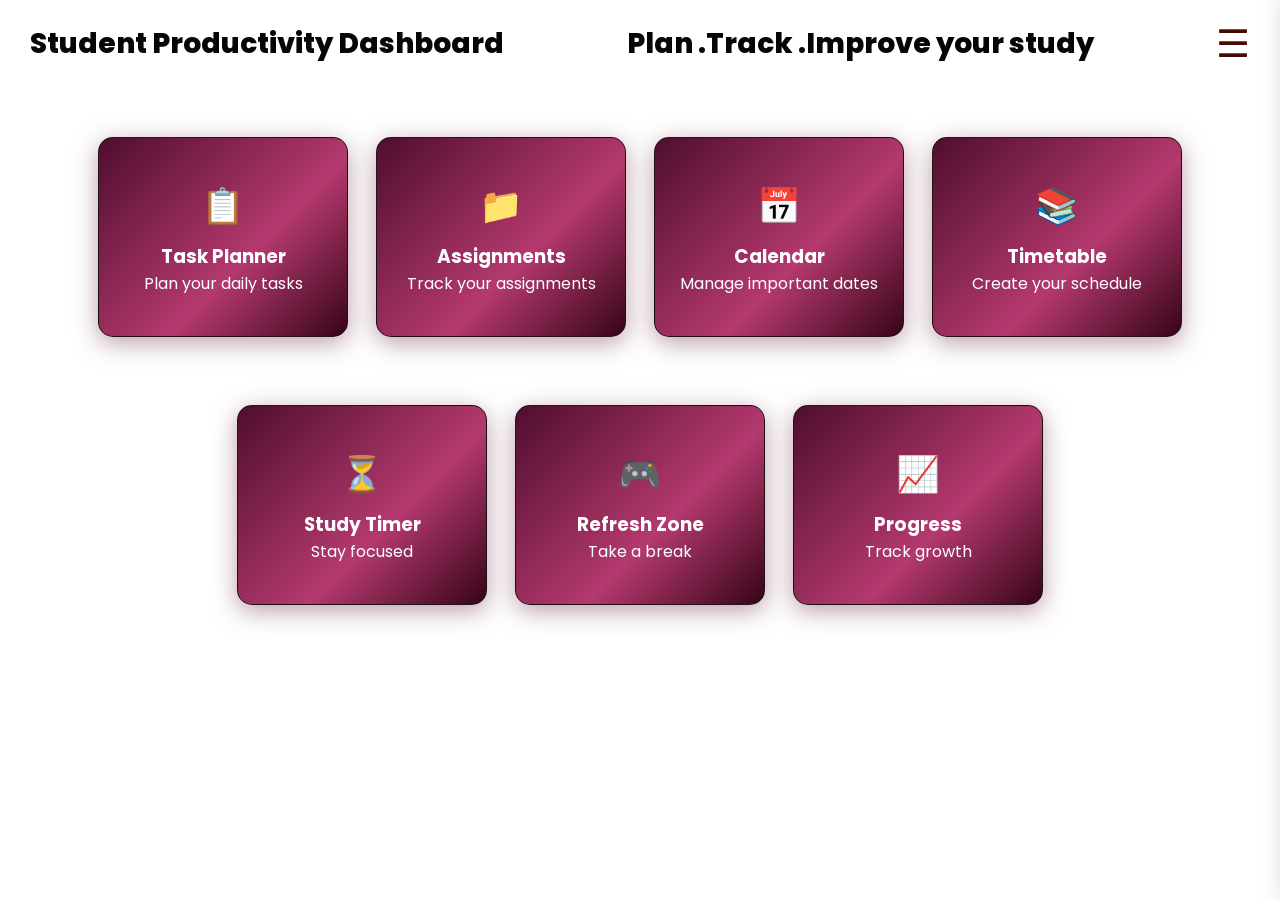
<file: index.html>
<!DOCTYPE html>
<html lang="en">
<head>
<meta charset="UTF-8">
<meta name="viewport" content="width=device-width, initial-scale=1.0">
<title>Student Productivity Dashboard</title>

<link href="https://fonts.googleapis.com/css2?family=Poppins:wght@300;400;600&display=swap" rel="stylesheet">

<style>
*{
  margin:0;
  padding:0;
  box-sizing:border-box;
  font-family:'Poppins',sans-serif;
}

/* Background */
body{
  background:url('https://i.pinimg.com/736x/cf/95/03/cf9503d53f09fcc25826130e027bcfdb.jpg') no-repeat center/cover;
  min-height:100vh;
  color: black;
}

/* Overlay */
body::before{
  content:"";
  position:fixed;
  width:100%;
  height:100%;
  z-index:0;
}

/* NAVBAR */
.navbar{
  display:flex;
  justify-content:space-between;
  align-items:center;
  padding:15px 30px;
  background:rgba(255,255,255,0.7);
  backdrop-filter:blur(0px);
  position:sticky;
  top:0;
  z-index:100;
}

.logo{
  font-size:28px;
  font-weight:800;
  color:#070606;
}

.menu-toggle{
  font-size:38px;
  cursor:pointer;
  color:#470b05;
  background:none;
  border:none;
  font-family:inherit;
}

/* SIDE DRAWER */
.side-menu{
  position:fixed;
  top:0;
  right:-280px;
  width:260px;
  height:100%;
  background:rgba(41, 2, 28, 0.886);
  backdrop-filter:blur(16px);
  z-index:500;
  transition:right 0.35s cubic-bezier(.4,0,.2,1);
  display:flex;
  flex-direction:column;
  box-shadow:-6px 0 30px rgba(0,0,0,0.4);
}

.side-menu.open{
  right:0;
}

.side-menu-header{
  display:flex;
  justify-content:space-between;
  align-items:center;
  padding:22px 24px;
  border-bottom:1px solid rgba(255,255,255,0.12);
}

.side-menu-title{
  color:#fff;
  font-size:17px;
  font-weight:600;
}

.close-btn{
  font-size:22px;
  cursor:pointer;
  color:#ffb3d1;
  background:none;
  border:none;
  font-family:inherit;
}

.side-menu nav{
  display:flex;
  flex-direction:column;
  gap:4px;
  padding:16px 14px;
  flex:1;
}

.side-menu nav a{
  display:flex;
  align-items:center;
  gap:12px;
  text-decoration:none;
  color:#f5c6dd;
  font-size:15px;
  font-weight:500;
  padding:11px 14px;
  border-radius:10px;
  transition:background 0.2s, color 0.2s;
}

.side-menu nav a:hover{
  background:rgba(255,255,255,0.13);
  color:#fff;
}

.side-menu nav a .nav-icon{
  font-size:19px;
}

.side-menu-footer{
  padding:16px 20px 24px;
  border-top:1px solid rgba(255,255,255,0.12);
}

.theme-btn{
  width:100%;
  padding:10px;
  border-radius:10px;
  border:1.5px solid rgba(255,255,255,0.2);
  background:transparent;
  color:#f5c6dd;
  font-size:14px;
  cursor:pointer;
  font-family:'Poppins',sans-serif;
  transition:background 0.2s;
}
.theme-btn:hover{background:rgba(255,255,255,0.1);}

/* Overlay behind drawer */
.overlay{
  display:none;
  position:fixed;
  inset:0;
  background:rgba(0,0,0,0.4);
  z-index:400;
}
.overlay.show{display:block;}

/* CONTAINER */
.container{
  position:relative;
  z-index:1;
  display:flex;
  flex-direction:column;
  align-items:center;
  gap:68px;
  padding:50px 20px;
}

.row{
  display:flex;
  justify-content:center;
  gap:28px;
  flex-wrap:wrap;
}

/* CARD - maroon */
.card{
  width:250px;
  height:200px;
  background:linear-gradient(135deg,#4f0e2d 0%,#b4396e 60%,#360418 100%);
  color:#fff;
  border-radius:15px;
  text-align:center;
  padding:20px;
  text-decoration:none;
  display:flex;
  flex-direction:column;
  justify-content:center;
  align-items:center;
  transition:0.3s;
  box-shadow:0 6px 24px rgba(170, 134, 150, 0.803);
  border:1px solid rgba(17, 15, 15, 0.849);
}

.card:hover{
  transform:translateY(-8px) scale(1.05);
  box-shadow:0 16px 36px rgba(107,15,58,0.5);
}

.icon{
  font-size:35px;
  margin-bottom:10px;
}

/* DARK MODE */
.dark{
  background:#111;
  color:#fff;
}

.dark .navbar{
  background:#222;
}
</style>
</head>

<body>

<!-- Overlay -->
<div class="overlay" id="overlay" onclick="closeMenu()"></div>

<!-- Side Drawer Menu -->
<div class="side-menu" id="sideMenu">
  <div class="side-menu-header">
    <span class="side-menu-title">📚 Menu</span>
    <button class="close-btn" onclick="closeMenu()">✕</button>
  </div>
  <nav>
    <a href="tasks.html"><span class="nav-icon">📋</span> Tasks</a>
    <a href="assignments.html"><span class="nav-icon">📁</span> Assignments</a>
    <a href="calendar.html"><span class="nav-icon">📅</span> Calendar</a>
    <a href="custom_timetable.html"><span class="nav-icon">📚</span> Timetable</a>
    <a href="timer.html"><span class="nav-icon">⏳</span> Timer</a>
    <a href="fungames.html"><span class="nav-icon">🎮</span> Fun</a>
    <a href="productivity.html"><span class="nav-icon">📈</span> Progress</a>
  </nav>
  <div class="side-menu-footer">
    <button class="theme-btn" onclick="toggleTheme()">🌙 Toggle Dark Mode</button>
  </div>
</div>

<!-- NAVBAR -->
<nav class="navbar">
  <div class="logo">Student Productivity Dashboard</div>
  <div class="logo">Plan .Track .Improve your study</div>
  <button class="menu-toggle" onclick="openMenu()">☰</button>
</nav>

<!-- CARDS -->
<div class="container">

  <!-- Row 1 — 4 cards -->
  <div class="row">
    <a href="tasks.html" class="card">
      <div class="icon">📋</div>
      <h3>Task Planner</h3>
      <p>Plan your daily tasks</p>
    </a>

    <a href="assignments.html" class="card">
      <div class="icon">📁</div>
      <h3>Assignments</h3>
      <p>Track your assignments</p>
    </a>

    <a href="calendar.html" class="card">
      <div class="icon">📅</div>
      <h3>Calendar</h3>
      <p>Manage important dates</p>
    </a>

    <a href="custom_timetable.html" class="card">
      <div class="icon">📚</div>
      <h3>Timetable</h3>
      <p>Create your schedule</p>
    </a>
  </div>

  <!-- Row 2 — 3 cards centered -->
  <div class="row">
    <a href="timer.html" class="card">
      <div class="icon">⏳</div>
      <h3>Study Timer</h3>
      <p>Stay focused</p>
    </a>

    <a href="fungames.html" class="card">
      <div class="icon">🎮</div>
      <h3>Refresh Zone</h3>
      <p>Take a break</p>
    </a>

    <a href="productivity.html" class="card">
      <div class="icon">📈</div>
      <h3>Progress</h3>
      <p>Track growth</p>
    </a>
  </div>

</div>

<script>
function openMenu(){
  document.getElementById('sideMenu').classList.add('open');
  document.getElementById('overlay').classList.add('show');
}

function closeMenu(){
  document.getElementById('sideMenu').classList.remove('open');
  document.getElementById('overlay').classList.remove('show');
}

function toggleTheme(){
  document.body.classList.toggle('dark');
  if(document.body.classList.contains('dark')){
    localStorage.setItem('theme','dark');
  }else{
    localStorage.setItem('theme','light');
  }
}

window.onload=function(){
  if(localStorage.getItem('theme')==='dark'){
    document.body.classList.add('dark');
  }
}
</script>

</body>
</html>
</file>
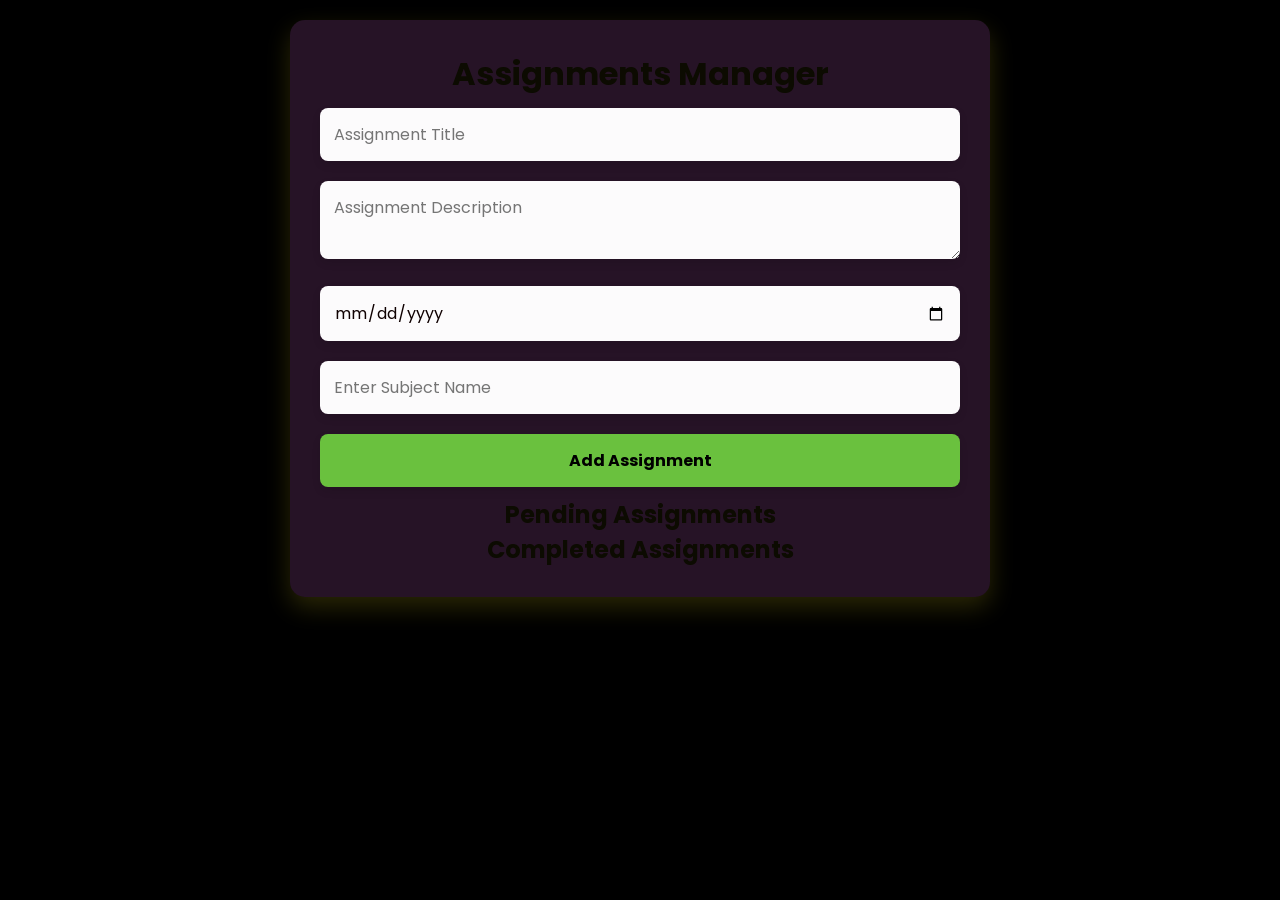
<file: assignments.html>
<!DOCTYPE html>
<html lang="en">
<head>
    <meta charset="UTF-8">
    <meta name="viewport" content="width=device-width, initial-scale=1.0">
    <title>Assignments Manager</title>
    <link href="https://fonts.googleapis.com/css2?family=Poppins:wght@300;400;600&display=swap" rel="stylesheet">
    <style>
        * {
            margin: 0;
            padding: 0;
            box-sizing: border-box;
            font-family: 'Poppins', sans-serif;
        }
        body {
            
            background: url('https://i.pinimg.com/originals/e6/84/52/e68452758f45634cd8100a7160416768.png') no-repeat center center/cover;
            background-size:  top;
            background-color: black;
            background: linear-gradient(deg, #294f75, #5bc6d7);
            padding: 20px;
            color: white;
        }
        .container {
            max-width: 700px;
            margin: auto;
            background: rgba(189, 95, 189, 0.2);
            padding: 30px;
            border-radius: 15px;
            box-shadow: 0 10px 25px rgba(210, 194, 24, 0.2);
            backdrop-filter: blur(12px);
        }
        h1, h2 {
            text-align: center;
            color: #0c0b01;
        }
        input, textarea, button {
            width: 100%;
            padding: 14px;
            margin: 10px 0;
            border: none;
            border-radius: 8px;
            font-size: 16px;
            outline: none;
            box-shadow: 0 4px 8px rgba(0, 0, 0, 0.1);
        }
        input, textarea {
            background: rgba(255, 254, 255, 0.989);
            color: rgb(15, 1, 1);
        }
        button {
            background: #6ac13e;
            color: black;
            font-weight: bold;
            cursor: pointer;
        }
        button:hover {
            background: #951a04;
        }
        .assignment {
            background: rgba(197, 163, 38, 0.89);
            padding: 15px;
            border-radius: 10px;
            margin-top: 12px;
            display: flex;
            justify-content: space-between;
            align-items: center;
        }
        .completed {
            text-decoration: line-through;
            color: #960a21a3;
        }
        @media (max-width: 768px) {
            .container {
                width: 90%;
                padding: 20px;
            }
            input, textarea, button {
                font-size: 14px;
                padding: 10px;
            }
            .assignment {
                flex-direction: column;
                text-align: center;
            }
        }
    </style>
</head>
<body>
    <div class="container">
        <h1>Assignments Manager</h1>
        <input type="text" id="assignmentTitle" placeholder="Assignment Title">
        <textarea id="assignmentDesc" placeholder="Assignment Description"></textarea>
        <input type="date" id="dueDate">
        <input type="text" id="subject" placeholder="Enter Subject Name">
        <button onclick="addAssignment()">Add Assignment</button>

        <h2>Pending Assignments</h2>
        <div id="pendingAssignments"></div>

        <h2>Completed Assignments</h2>
        <div id="completedAssignments"></div>
    </div>

    <script>
        document.addEventListener('DOMContentLoaded', () => {
            loadAssignments();
        });

        function addAssignment() {
            const title = document.getElementById('assignmentTitle').value;
            const desc = document.getElementById('assignmentDesc').value;
            const date = document.getElementById('dueDate').value;
            const subject = document.getElementById('subject').value.trim();
            if (title === '' || date === '' || subject === '') {
                alert('Please fill in all fields.');
                return;
            }
            const assignment = { title, desc, date, subject, completed: false };
            const assignments = getAssignments();
            assignments.push(assignment);
            saveAssignments(assignments);
            loadAssignments();
            clearFields();
        }

        function loadAssignments() {
            const pendingDiv = document.getElementById('pendingAssignments');
            const completedDiv = document.getElementById('completedAssignments');
            pendingDiv.innerHTML = completedDiv.innerHTML = '';
            getAssignments().forEach(assignment => {
                const assignmentElement = createAssignmentElement(assignment);
                if (assignment.completed) completedDiv.appendChild(assignmentElement);
                else pendingDiv.appendChild(assignmentElement);
            });
        }

        function createAssignmentElement(assignment) {
            const assignmentDiv = document.createElement('div');
            assignmentDiv.className = 'assignment';
            if (assignment.completed) assignmentDiv.classList.add('completed');
            assignmentDiv.innerHTML = `
                <div>
                    <strong>${assignment.title}</strong><br>
                    <small>${assignment.desc}</small><br>
                    <small>Subject: ${assignment.subject}</small><br>
                    <small>Due: ${assignment.date}</small>
                </div>
                <div>
                    <input type="checkbox" ${assignment.completed ? 'checked' : ''} onclick="markCompleted('${assignment.title}')">
                    <button onclick="deleteAssignment('${assignment.title}')">❌</button>
                </div>
            `;
            return assignmentDiv;
        }

        function markCompleted(title) {
            let assignments = getAssignments().map(assignment => {
                if (assignment.title === title) {
                    assignment.completed = !assignment.completed;
                }
                return assignment;
            });
            saveAssignments(assignments);
            loadAssignments();
        }

        function deleteAssignment(title) {
            let assignments = getAssignments().filter(a => a.title !== title);
            saveAssignments(assignments);
            loadAssignments();
        }

        function getAssignments() {
            return JSON.parse(localStorage.getItem('assignments')) || [];
        }

        function saveAssignments(assignments) {
            localStorage.setItem('assignments', JSON.stringify(assignments));
        }

        function clearFields() {
            document.getElementById('assignmentTitle').value = '';
            document.getElementById('assignmentDesc').value = '';
            document.getElementById('dueDate').value = '';
            document.getElementById('subject').value = '';
        }
    </script>
</body>
</html>
</file>
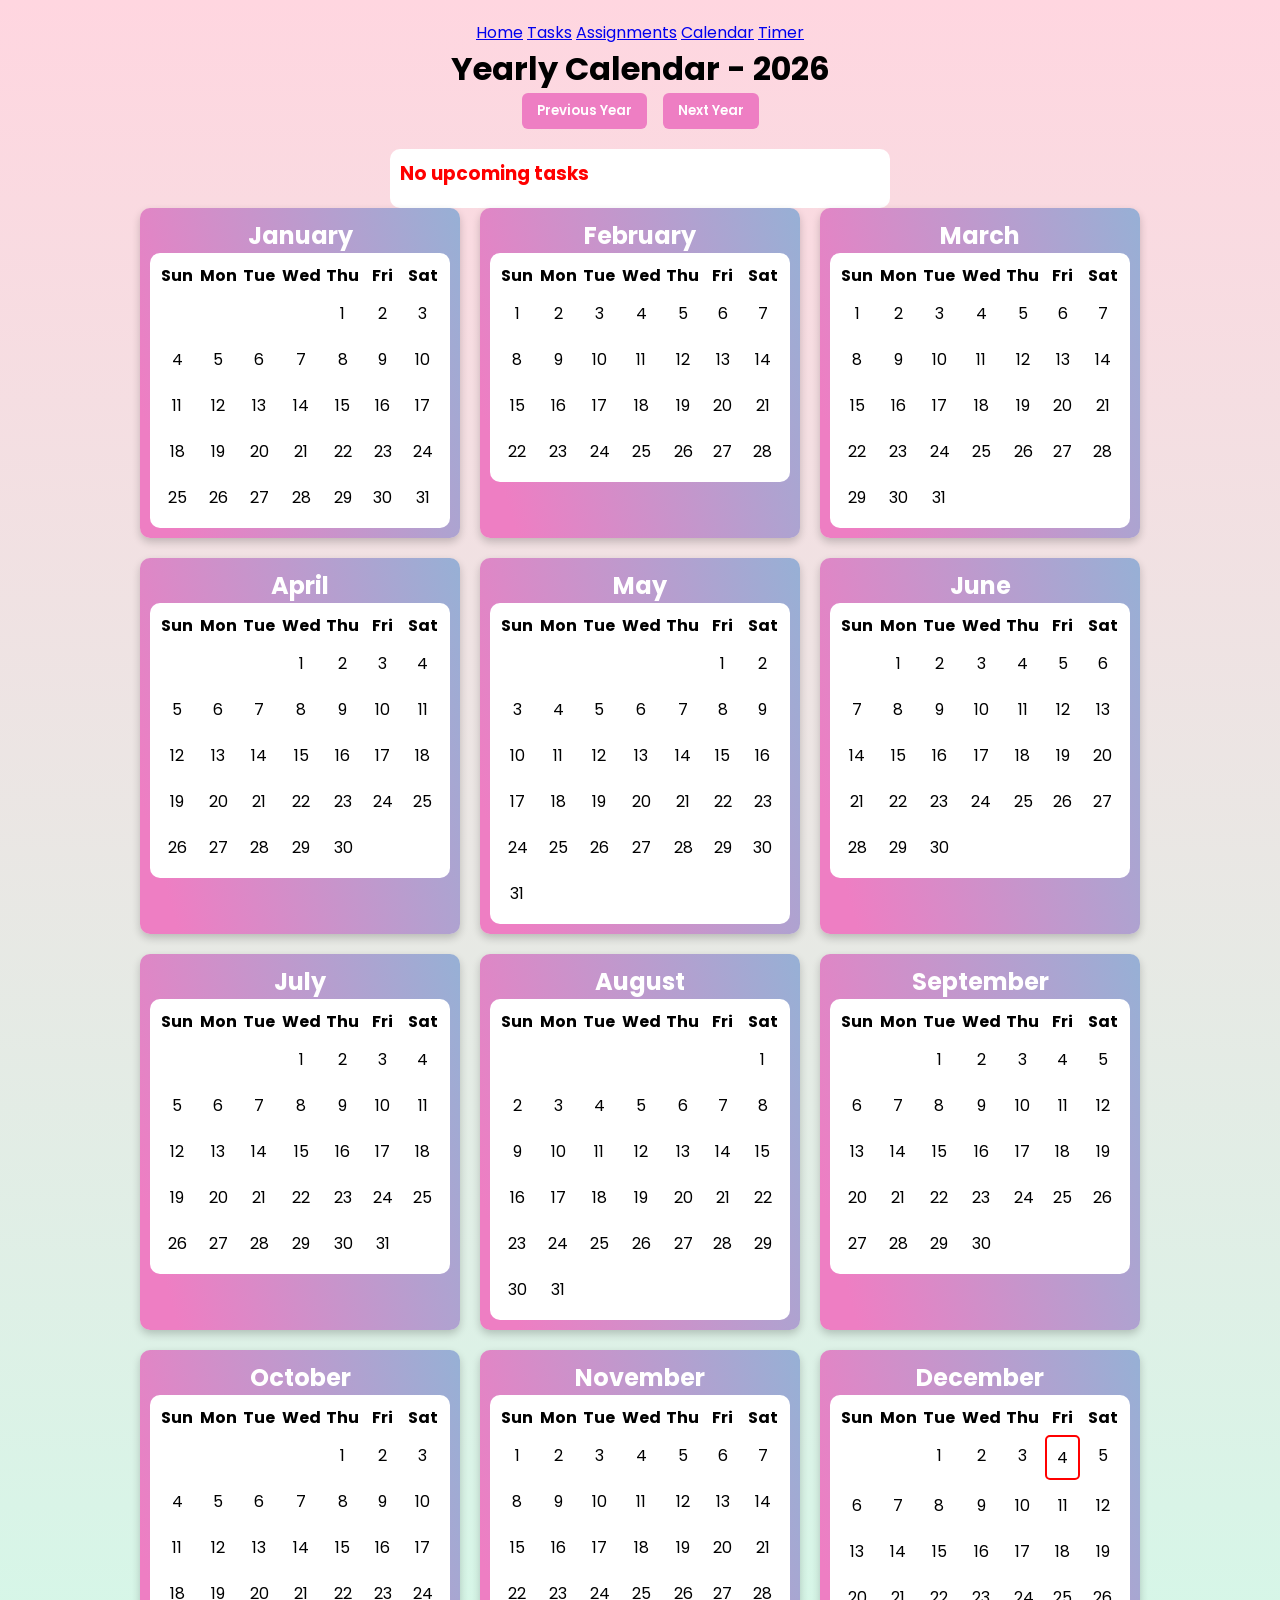
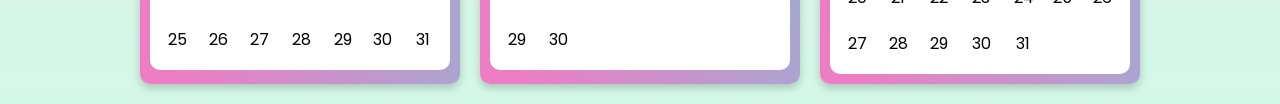
<file: calendar.html>
<!DOCTYPE html>
<html lang="en">
<head>
    <meta charset="UTF-8" />
    <meta name="viewport" content="width=device-width, initial-scale=1" />
    <title>Yearly Calendar</title>
    <link href="https://fonts.googleapis.com/css2?family=Poppins:wght@300;400;600&display=swap" rel="stylesheet" />
    <style>
        * {
            margin: 0;
            padding: 0;
            box-sizing: border-box;
            font-family: 'Poppins', sans-serif;
        }
        body {
            background: url('https://i.pinimg.com/736x/e8/c6/5a/e8c65a73884ed259f43404152522228f.jpg') no-repeat center center/cover;
            background-size:  top;
            background-color: black;
            background: linear-gradient( #ffd6e0, #d4f8e8);
            text-align: center;
            padding: 20px;
        }
        .calendar-container {
            display: grid;
            grid-template-columns: repeat(3, 1fr);
            gap: 20px;
            max-width: 1000px;
            margin: auto;
        }
        .month {
            background: linear-gradient(74deg, rgba(238, 126, 195, 1) 9%, rgba(149, 175, 213, 0.98) 100%);
            padding: 10px;
            border-radius: 10px;
            color: white;
            box-shadow: 0 4px 8px rgba(0, 0, 0, 0.2);
        }
        .month h2 {
            text-align: center;
        }
        .days {
            display: grid;
            grid-template-columns: repeat(7, 1fr);
            gap: 5px;
            background: white;
            padding: 10px;
            border-radius: 10px;
            color: black;
        }
        .day {
            padding: 8px;
            border-radius: 5px;
            transition: 0.3s;
            cursor: pointer;
            text-align: center;
            min-width: 30px;
        }
        .day:hover, .day.active {
            background: rgba(238, 126, 195, 0.7);
            color: white;
        }
        .current-day {
            border: 2px solid red;
        }
        .has-task {
            background: yellow;
            color: black;
        }
        .todo-container {
            margin-top: 20px;
            padding: 20px;
            background: white;
            border-radius: 10px;
            max-width: 400px;
            display: none;
        }
        .todo-container textarea {
            width: 100%;
            height: 100px;
            padding: 10px;
            margin-bottom: 10px;
        }
        .todo-container button {
            margin: 5px;
            padding: 10px;
            border: none;
            border-radius: 5px;
            cursor: pointer;
        }
        .save-btn {
            background: green;
            color: white;
        }
        .delete-btn {
            background: red;
            color: white;
        }
        .task-reminder {
            background: white;
            padding: 10px;
            margin-bottom: 20px;
            border-radius: 10px;
            max-width: 500px;
            text-align: left;
            margin: auto;
        }
        .task-reminder h3 {
            margin-bottom: 10px;
            color: red;
        }
        @media (max-width: 768px) {
            .calendar-container {
                grid-template-columns: repeat(2, 1fr);
            }
        }
        @media (max-width: 480px) {
            .calendar-container {
                grid-template-columns: 1fr;
            }
        }
        /* Style for navigation buttons */
        #yearControls button {
            padding: 8px 15px;
            margin: 0 8px 20px 8px;
            font-weight: 600;
            border-radius: 6px;
            border: none;
            cursor: pointer;
            background-color: #ee7ec3;
            color: white;
            transition: background-color 0.3s ease;
        }
        #yearControls button:hover {
            background-color: #a64a7a;
        }
    </style>
</head>
<body>
    <nav>
       <a href="home.html">Home</a>
       <a href="tasks.html">Tasks</a>
       <a href="assignments.html">Assignments</a>
       <a href="calendar.html">Calendar</a>
       <a href="timer.html">Timer</a>
    </nav>
    <h1>Yearly Calendar - <span id="year"></span></h1>
    <!-- Year navigation buttons will go here -->
    <div id="yearControls"></div>

    <div class="task-reminder" id="taskReminder"></div>
    <div class="calendar-container" id="calendar"></div>
    <div class="todo-container" id="todoContainer">
        <h2 id="todoTitle"></h2>
        <textarea id="todoInput" placeholder="Enter your tasks..."></textarea>
        <button class="save-btn" onclick="saveTodo()">Save</button>
        <button class="delete-btn" onclick="deleteTodo()">Delete</button>
        <button onclick="closeTodo()">Close</button>
    </div>

    <script>
        document.addEventListener("DOMContentLoaded", () => {
            const calendarContainer = document.getElementById("calendar");
            const yearElement = document.getElementById("year");
            const taskReminder = document.getElementById("taskReminder");
            const yearControls = document.getElementById("yearControls");

            const monthNames = ["January", "February", "March", "April", "May", "June",
                                "July", "August", "September", "October", "November", "December"];
            const daysOfWeek = ["Sun", "Mon", "Tue", "Wed", "Thu", "Fri", "Sat"];

            let displayedYear = new Date().getFullYear();

            // Create buttons for previous and next year
            const prevBtn = document.createElement("button");
            prevBtn.textContent = "Previous Year";
            const nextBtn = document.createElement("button");
            nextBtn.textContent = "Next Year";

            yearControls.appendChild(prevBtn);
            yearControls.appendChild(nextBtn);

            prevBtn.addEventListener("click", () => {
                displayedYear--;
                generateCalendar(displayedYear);
            });

            nextBtn.addEventListener("click", () => {
                displayedYear++;
                generateCalendar(displayedYear);
            });

            function daysInMonth(month, year) {
                return new Date(year, month + 1, 0).getDate();
            }

            function firstDayOfMonth(month, year) {
                return new Date(year, month, 1).getDay();
            }

            function displayReminders(year) {
                let reminders = "";
                Object.keys(localStorage).forEach(date => {
                    if (date.startsWith(year)) {
                        reminders += `<p><strong>${date}</strong>: ${localStorage.getItem(date)}</p>`;
                    }
                });
                taskReminder.innerHTML = reminders ? `<h3>Upcoming Tasks</h3>${reminders}` : "<h3>No upcoming tasks</h3>";
            }

            function generateCalendar(year) {
                yearElement.textContent = year;
                calendarContainer.innerHTML = ""; // clear previous calendar
                displayReminders(year);

                for (let i = 0; i < 12; i++) {
                    const monthDiv = document.createElement("div");
                    monthDiv.classList.add("month");
                    monthDiv.innerHTML = `<h2>${monthNames[i]}</h2>`;

                    const daysDiv = document.createElement("div");
                    daysDiv.classList.add("days");

                    daysOfWeek.forEach(day => {
                        const dayName = document.createElement("div");
                        dayName.style.fontWeight = "bold";
                        dayName.textContent = day;
                        daysDiv.appendChild(dayName);
                    });

                    let firstDay = firstDayOfMonth(i, year);
                    for (let k = 0; k < firstDay; k++) {
                        daysDiv.appendChild(document.createElement("div"));
                    }

                    for (let j = 1; j <= daysInMonth(i, year); j++) {
                        const dayDiv = document.createElement("div");
                        dayDiv.classList.add("day");
                        dayDiv.textContent = j;
                        dayDiv.dataset.date = `${year}-${i + 1}-${j}`;

                        // Only highlight current day if the calendar is showing current year and month
                        const now = new Date();
                        if (year === now.getFullYear() && i === now.getMonth() && j === now.getDate()) {
                            dayDiv.classList.add("current-day");
                        }

                        if (localStorage.getItem(dayDiv.dataset.date)) {
                            dayDiv.classList.add("has-task");
                        }

                        dayDiv.addEventListener("click", openTodo);
                        daysDiv.appendChild(dayDiv);
                    }

                    monthDiv.appendChild(daysDiv);
                    calendarContainer.appendChild(monthDiv);
                }
            }

            generateCalendar(displayedYear);
        });

        function openTodo(event) {
            const selectedDate = event.target.dataset.date;
            document.getElementById("todoTitle").textContent = `Tasks for ${selectedDate}`;
            document.getElementById("todoInput").value = localStorage.getItem(selectedDate) || "";
            document.getElementById("todoContainer").style.display = "block";
            document.getElementById("todoInput").dataset.date = selectedDate;
        }

        function saveTodo() {
            const date = document.getElementById("todoInput").dataset.date;
            localStorage.setItem(date, document.getElementById("todoInput").value);
            location.reload();
        }

        function deleteTodo() {
            localStorage.removeItem(document.getElementById("todoInput").dataset.date);
            location.reload();
        }

        function closeTodo() {
            document.getElementById("todoContainer").style.display = "none";
        }
    </script>
</body>
</html>
</file>
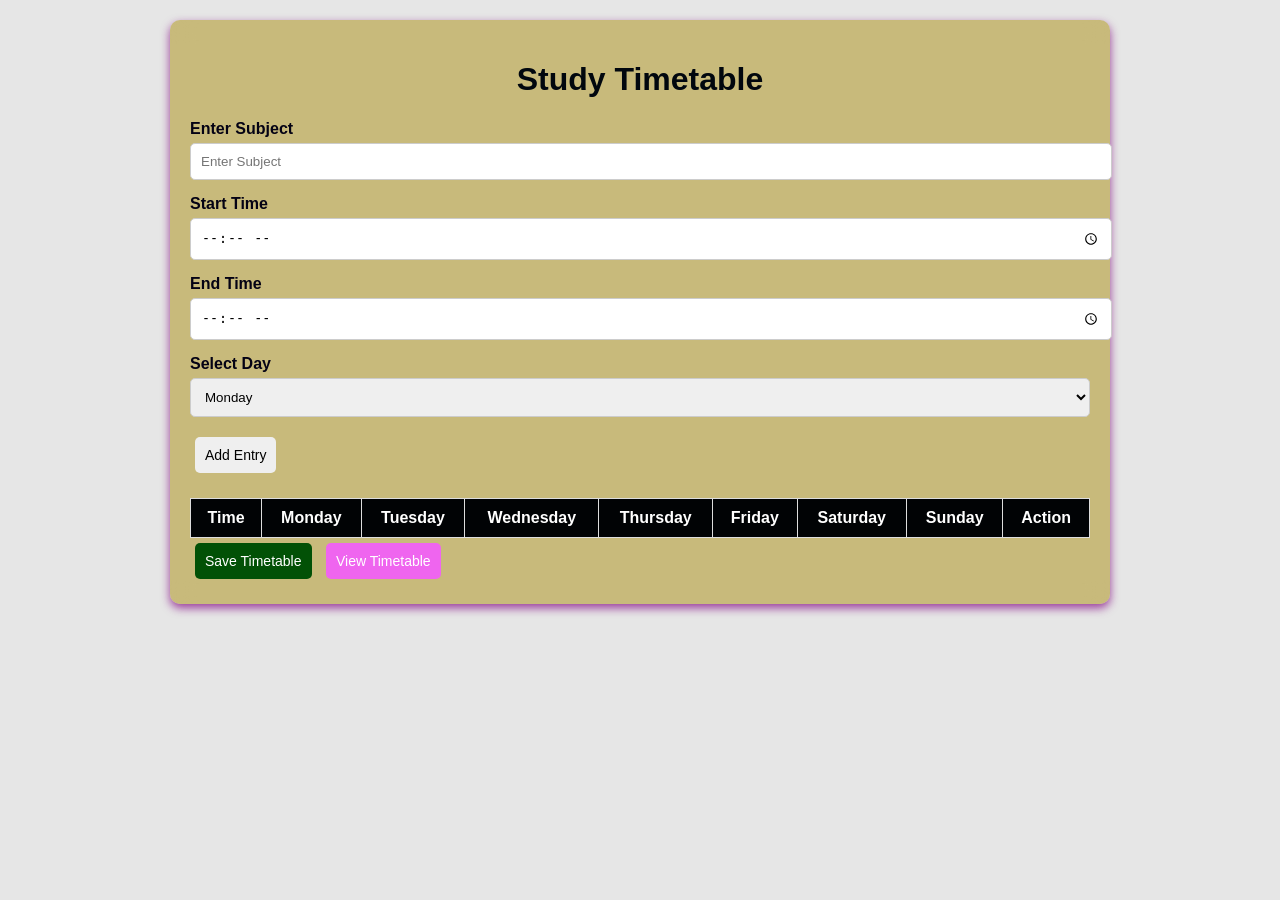
<file: custom_timetable.html>
<!DOCTYPE html>
<html lang="en">
<head>
    <meta charset="UTF-8">
    <meta name="viewport" content="width=device-width, initial-scale=1.0">
    <title>Study Timetable</title>
    <style>
        body {
            font-family: Arial, sans-serif;
            background: url('https://i.pinimg.com/1200x/5c/cf/30/5ccf30c995610b30a679a10df26266ab.jpg') no-repeat center center/cover;
            background-size: cover;
            background-color: #e6e6e6;

            margin: 0;
            padding: 20px;
            color: #0d0303;
        }
        .container {
            max-width: 900px;
            margin: auto;
            background: #b6a03da1;
            padding: 20px;
            border-radius: 10px;
            box-shadow: 0 4px 10px rgba(128, 0, 128, 0.75);
            backdrop-filter: blur(12px);
            color: #040214;
        }
        h1, h2 {
            text-align: center;
            color: #01070e;
        }
        table {
            width: 100%;
            border-collapse: collapse;
            margin-top: 20px;
            background: #f9f9f9;
        }
        th, td {
            border: 1px solid #ddd;
            padding: 10px;
            text-align: center;
        }
        th {
            background-color: #010305;
            color: white;
        }
        .am { background-color: whitesmoke; }
        .pm { background-color: white }
        .btn {
            padding: 10px;
            margin: 5px;
            border: none;
            cursor: pointer;
            font-size: 14px;
            border-radius: 5px;
        }
        .btn-remove {
            background-color: rgb(138, 21, 21);
            color: white;
        }
        .btn-save {
            background-color:rgb(2, 81, 6);
            color: white;
        }
        .btn-view {
            background-color: rgb(239, 101, 239);
            color: white;
        }
        .form-group {
            margin-bottom: 15px;
        }
        .form-group label {
            display: block;
            font-weight: bold;
            margin-bottom: 5px;
        }
        .form-group input, .form-group select {
            width: 100%;
            padding: 10px;
            border-radius: 5px;
            border: 1px solid #ccc;
        }
        #preview-section {
            display: none;
            margin-top: 20px;
        }
    </style>
</head>
<body>
    <div class="container">
        <h1>Study Timetable</h1>
        <div>
            <div class="form-group">
                <label for="subject">Enter Subject</label>
                <input type="text" id="subject" placeholder="Enter Subject">
            </div>
            <div class="form-group">
                <label for="start-time">Start Time</label>
                <input type="time" id="start-time">
            </div>
            <div class="form-group">
                <label for="end-time">End Time</label>
                <input type="time" id="end-time">
            </div>
            <div class="form-group">
                <label for="day">Select Day</label>
                <select id="day">
                    <option value="Monday">Monday</option>
                    <option value="Tuesday">Tuesday</option>
                    <option value="Wednesday">Wednesday</option>
                    <option value="Thursday">Thursday</option>
                    <option value="Friday">Friday</option>
                    <option value="Saturday">Saturday</option>
                    <option value="Sunday">Sunday</option>
                </select>
            </div>
            <button class="btn btn-add" onclick="addEntry()">Add Entry</button>
        </div>
        <table id="timetable">
            <thead>
                <tr>
                    <th>Time</th>
                    <th>Monday</th>
                    <th>Tuesday</th>
                    <th>Wednesday</th>
                    <th>Thursday</th>
                    <th>Friday</th>
                    <th>Saturday</th>
                    <th>Sunday</th>
                    <th>Action</th>
                </tr>
            </thead>
            <tbody>
            </tbody>
        </table>
        <button class="btn btn-save" onclick="saveTimetable()">Save Timetable</button>
        <button class="btn btn-view" onclick="viewTimetable()">View Timetable</button>
        <div id="preview-section">
            <h2>Preview Timetable</h2>
            <table id="preview-table">
                <thead>
                    <tr>
                        <th>Time</th>
                        <th>Monday</th>
                        <th>Tuesday</th>
                        <th>Wednesday</th>
                        <th>Thursday</th>
                        <th>Friday</th>
                        <th>Saturday</th>
                        <th>Sunday</th>
                    </tr>
                </thead>
                <tbody>
                </tbody>
            </table>
        </div>
    </div>

    <script>
        function formatTime(time) {
            const [hours, minutes] = time.split(":");
            const period = hours >= 12 ? "PM" : "AM";
            const formattedHours = hours % 12 || 12;
            return `${formattedHours}:${minutes} ${period}`;
        }

        function addEntry() {
            const subject = document.getElementById('subject').value;
            const startTime = document.getElementById('start-time').value;
            const endTime = document.getElementById('end-time').value;
            const day = document.getElementById('day').value;
            
            if (!subject || !startTime || !endTime) {
                alert("Please fill all fields");
                return;
            }
            
            const tbody = document.querySelector("#timetable tbody");
            const timeSlot = `${formatTime(startTime)} - ${formatTime(endTime)}`;
            
            // Check if a row with the same time slot already exists
            let row = Array.from(tbody.children).find(row => row.cells[0].textContent === timeSlot);
            
            if (!row) {
                // Create a new row if the time slot doesn't exist
                row = document.createElement('tr');
                row.innerHTML = `<td>${timeSlot}</td>
                                <td class="Monday"></td>
                                <td class="Tuesday"></td>
                                <td class="Wednesday"></td>
                                <td class="Thursday"></td>
                                <td class="Friday"></td>
                                <td class="Saturday"></td>
                                <td class="Sunday"></td>
                                <td><button class='btn btn-remove' onclick='removeEntry(this)'>Remove</button></td>`;
                tbody.appendChild(row);
            }
            
            // Add the subject to the correct day column
            row.querySelector(`.${day}`).textContent = subject;
            row.classList.add(startTime < "12:00" ? "am" : "pm");
            saveTimetable();
        }

        function removeEntry(button) {
            const row = button.parentElement.parentElement;
            row.remove();
            saveTimetable();
        }

        function saveTimetable() {
            localStorage.setItem("studentTimetable", document.querySelector("#timetable tbody").innerHTML);
        }

        function viewTimetable() {
            const previewTable = document.querySelector("#preview-table tbody");
            previewTable.innerHTML = document.querySelector("#timetable tbody").innerHTML;
            document.getElementById("preview-section").style.display = "block";
            
            // Remove the remove button in preview
            previewTable.querySelectorAll(".btn-remove").forEach(button => button.remove());
        }

        document.addEventListener("DOMContentLoaded", () => {
            document.querySelector("#timetable tbody").innerHTML = localStorage.getItem("studentTimetable") || "";
        });
    </script>
</body>
</html>
</file>
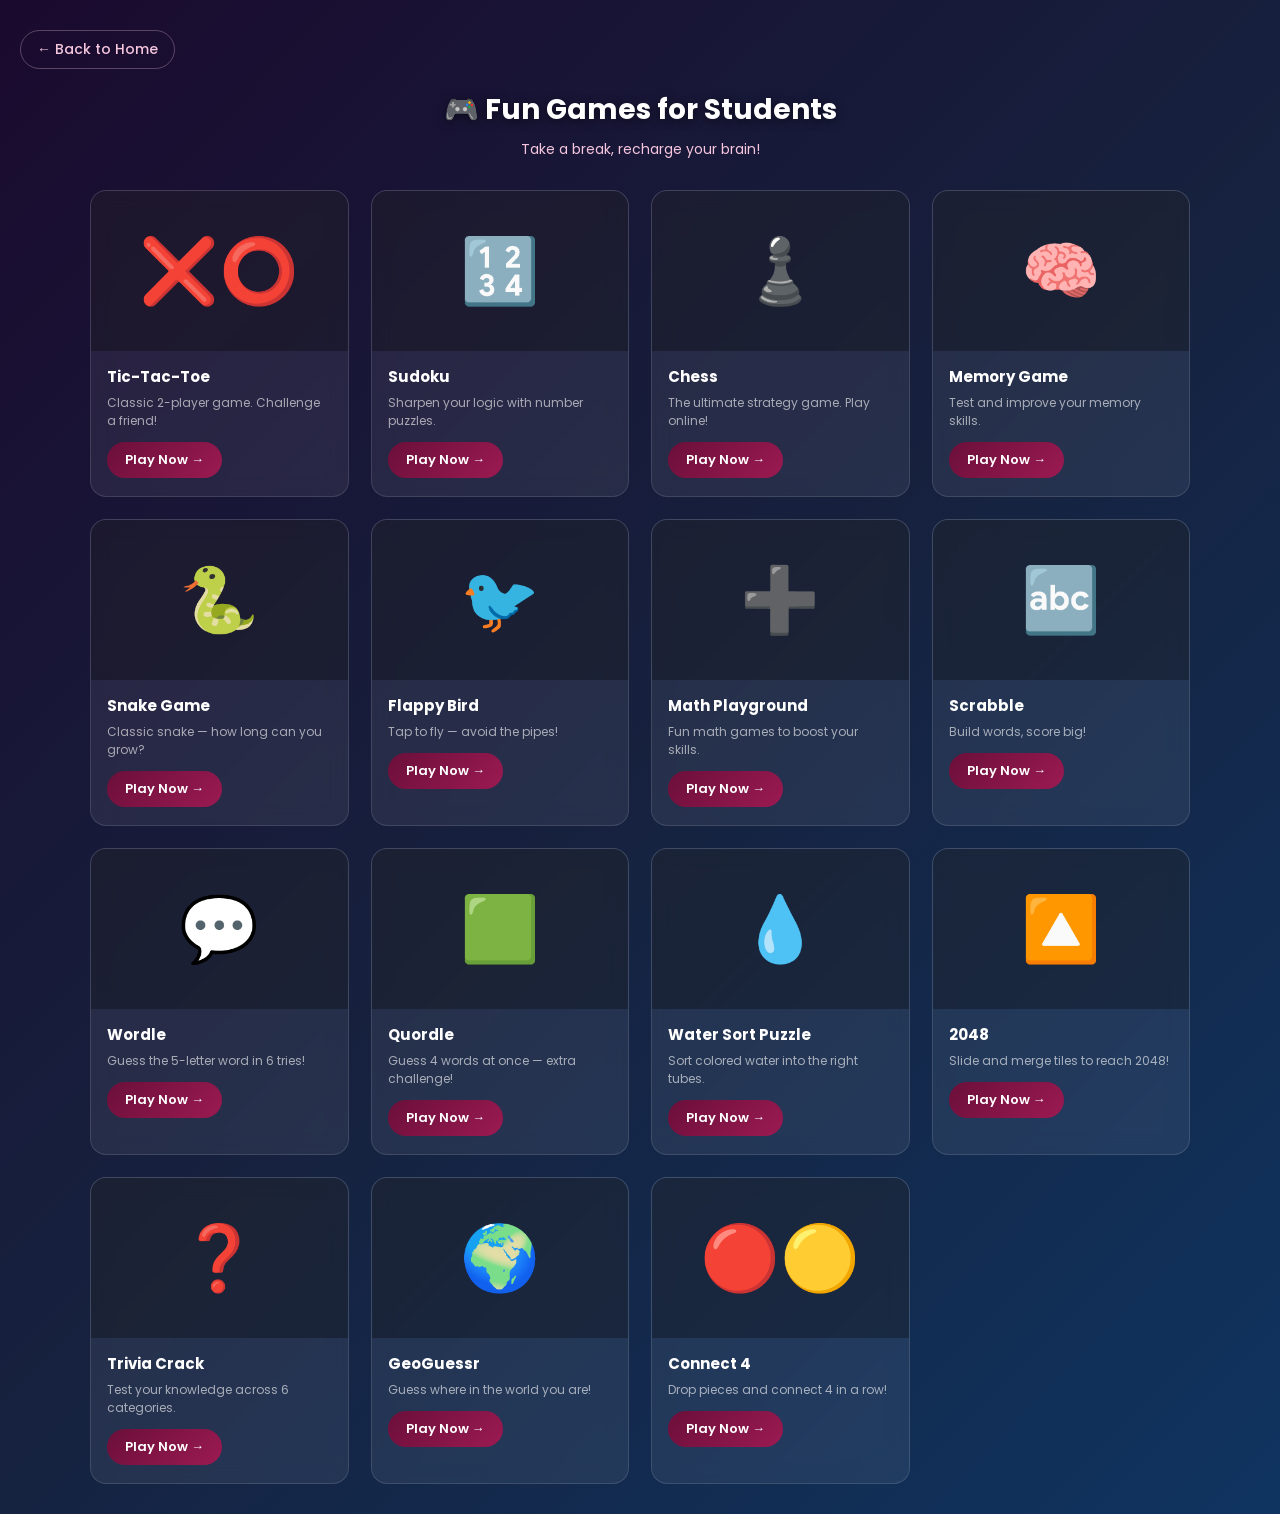
<file: fungames.html>
<!DOCTYPE html>
<html lang="en">
<head>
    <meta charset="UTF-8">    
    <meta name="viewport" content="width=device-width, initial-scale=1.0">
    <title>Fun Games for Students</title>
    <link href="https://fonts.googleapis.com/css2?family=Poppins:wght@300;400;600&display=swap" rel="stylesheet">
    <style>
        * { margin: 0; padding: 0; box-sizing: border-box; font-family: 'Poppins', sans-serif; }

        body {
            background: linear-gradient(135deg, #1a0a2e, #16213e, #0f3460);
            min-height: 100vh;
            padding: 30px 20px;
        }

        h1 {
            text-align: center;
            color: #fff;
            font-size: 28px;
            margin-bottom: 8px;
            text-shadow: 0 2px 10px rgba(0,0,0,0.5);
        }

        .subtitle {
            text-align: center;
            color: #f5c6dd;
            font-size: 14px;
            margin-bottom: 30px;
        }

        .back-btn {
            display: inline-block;
            margin-bottom: 20px;
            color: #f5c6dd;
            text-decoration: none;
            font-size: 14px;
            font-weight: 500;
            padding: 8px 16px;
            border: 1px solid rgba(245,198,221,0.3);
            border-radius: 20px;
            transition: all 0.2s;
        }
        .back-btn:hover { background: rgba(245,198,221,0.1); }

        .games-grid {
            display: grid;
            grid-template-columns: repeat(auto-fit, minmax(220px, 1fr));
            gap: 22px;
            max-width: 1100px;
            margin: auto;
        }

        .game-card {
            background: rgba(255, 255, 255, 0.07);
            border-radius: 16px;
            overflow: hidden;
            border: 1px solid rgba(255,255,255,0.12);
            transition: transform 0.3s ease, box-shadow 0.3s ease;
            backdrop-filter: blur(10px);
        }

        .game-card:hover {
            transform: translateY(-8px) scale(1.03);
            box-shadow: 0 12px 30px rgba(0,0,0,0.4);
            border-color: rgba(245,198,221,0.3);
        }

        .game-img-wrap {
            width: 100%;
            height: 160px;
            overflow: hidden;
            background: rgba(0,0,0,0.3);
            display: flex;
            align-items: center;
            justify-content: center;
        }

        .game-emoji {
            font-size: 64px;
            line-height: 1;
        }

        .game-info {
            padding: 14px 16px 18px;
        }

        .game-info h3 {
            color: #fff;
            font-size: 15px;
            margin-bottom: 6px;
        }

        .game-info p {
            color: rgba(255,255,255,0.6);
            font-size: 12px;
            margin-bottom: 12px;
            line-height: 1.5;
        }

        .game-info a {
            display: inline-block;
            background: linear-gradient(135deg, #6b0f3a, #9b1a52);
            color: #fff;
            text-decoration: none;
            padding: 8px 18px;
            border-radius: 20px;
            font-size: 13px;
            font-weight: 600;
            transition: opacity 0.2s;
        }
        .game-info a:hover { opacity: 0.85; }
    </style>
</head>
<body>

    <a href="home.html" class="back-btn">← Back to Home</a>

    <h1>🎮 Fun Games for Students</h1>
    <p class="subtitle">Take a break, recharge your brain!</p>

    <div class="games-grid">

        <div class="game-card">
            <div class="game-img-wrap"><span class="game-emoji">❌⭕</span></div>
            <div class="game-info">
                <h3>Tic-Tac-Toe</h3>
                <p>Classic 2-player game. Challenge a friend!</p>
                <a href="https://playtictactoe.org/" target="_blank">Play Now →</a>
            </div>
        </div>

        <div class="game-card">
            <div class="game-img-wrap"><span class="game-emoji">🔢</span></div>
            <div class="game-info">
                <h3>Sudoku</h3>
                <p>Sharpen your logic with number puzzles.</p>
                <a href="https://www.websudoku.com/" target="_blank">Play Now →</a>
            </div>
        </div>

        <div class="game-card">
            <div class="game-img-wrap"><span class="game-emoji">♟️</span></div>
            <div class="game-info">
                <h3>Chess</h3>
                <p>The ultimate strategy game. Play online!</p>
                <a href="https://www.chess.com/play" target="_blank">Play Now →</a>
            </div>
        </div>

        <div class="game-card">
            <div class="game-img-wrap"><span class="game-emoji">🧠</span></div>
            <div class="game-info">
                <h3>Memory Game</h3>
                <p>Test and improve your memory skills.</p>
                <a href="https://www.memozor.com" target="_blank">Play Now →</a>
            </div>
        </div>

        <div class="game-card">
            <div class="game-img-wrap"><span class="game-emoji">🐍</span></div>
            <div class="game-info">
                <h3>Snake Game</h3>
                <p>Classic snake — how long can you grow?</p>
                <a href="https://playsnake.org/" target="_blank">Play Now →</a>
            </div>
        </div>

        <div class="game-card">
            <div class="game-img-wrap"><span class="game-emoji">🐦</span></div>
            <div class="game-info">
                <h3>Flappy Bird</h3>
                <p>Tap to fly — avoid the pipes!</p>
                <a href="https://flappybird.io/" target="_blank">Play Now →</a>
            </div>
        </div>

        <div class="game-card">
            <div class="game-img-wrap"><span class="game-emoji">➕</span></div>
            <div class="game-info">
                <h3>Math Playground</h3>
                <p>Fun math games to boost your skills.</p>
                <a href="https://www.mathplayground.com/" target="_blank">Play Now →</a>
            </div>
        </div>

        <div class="game-card">
            <div class="game-img-wrap"><span class="game-emoji">🔤</span></div>
            <div class="game-info">
                <h3>Scrabble</h3>
                <p>Build words, score big!</p>
                <a href="https://playscrabble.com" target="_blank">Play Now →</a>
            </div>
        </div>

        <div class="game-card">
            <div class="game-img-wrap"><span class="game-emoji">💬</span></div>
            <div class="game-info">
                <h3>Wordle</h3>
                <p>Guess the 5-letter word in 6 tries!</p>
                <a href="https://www.nytimes.com/games/wordle/index.html" target="_blank">Play Now →</a>
            </div>
        </div>

        <div class="game-card">
            <div class="game-img-wrap"><span class="game-emoji">🟩</span></div>
            <div class="game-info">
                <h3>Quordle</h3>
                <p>Guess 4 words at once — extra challenge!</p>
                <a href="https://www.quordle.com/" target="_blank">Play Now →</a>
            </div>
        </div>

        <div class="game-card">
            <div class="game-img-wrap"><span class="game-emoji">💧</span></div>
            <div class="game-info">
                <h3>Water Sort Puzzle</h3>
                <p>Sort colored water into the right tubes.</p>
                <a href="https://watersort.org/" target="_blank">Play Now →</a>
            </div>
        </div>

        <div class="game-card">
            <div class="game-img-wrap"><span class="game-emoji">🔼</span></div>
            <div class="game-info">
                <h3>2048</h3>
                <p>Slide and merge tiles to reach 2048!</p>
                <a href="https://play2048.co/" target="_blank">Play Now →</a>
            </div>
        </div>

        <div class="game-card">
            <div class="game-img-wrap"><span class="game-emoji">❓</span></div>
            <div class="game-info">
                <h3>Trivia Crack</h3>
                <p>Test your knowledge across 6 categories.</p>
                <a href="https://www.triviacrack.com/" target="_blank">Play Now →</a>
            </div>
        </div>

        <div class="game-card">
            <div class="game-img-wrap"><span class="game-emoji">🌍</span></div>
            <div class="game-info">
                <h3>GeoGuessr</h3>
                <p>Guess where in the world you are!</p>
                <a href="https://www.geoguessr.com/" target="_blank">Play Now →</a>
            </div>
        </div>

        <div class="game-card">
            <div class="game-img-wrap"><span class="game-emoji">🔴🟡</span></div>
            <div class="game-info">
                <h3>Connect 4</h3>
                <p>Drop pieces and connect 4 in a row!</p>
                <a href="https://papergames.io/en/connect4" target="_blank">Play Now →</a>
            </div>
        </div>

    </div>
</body>
</html>
</file>
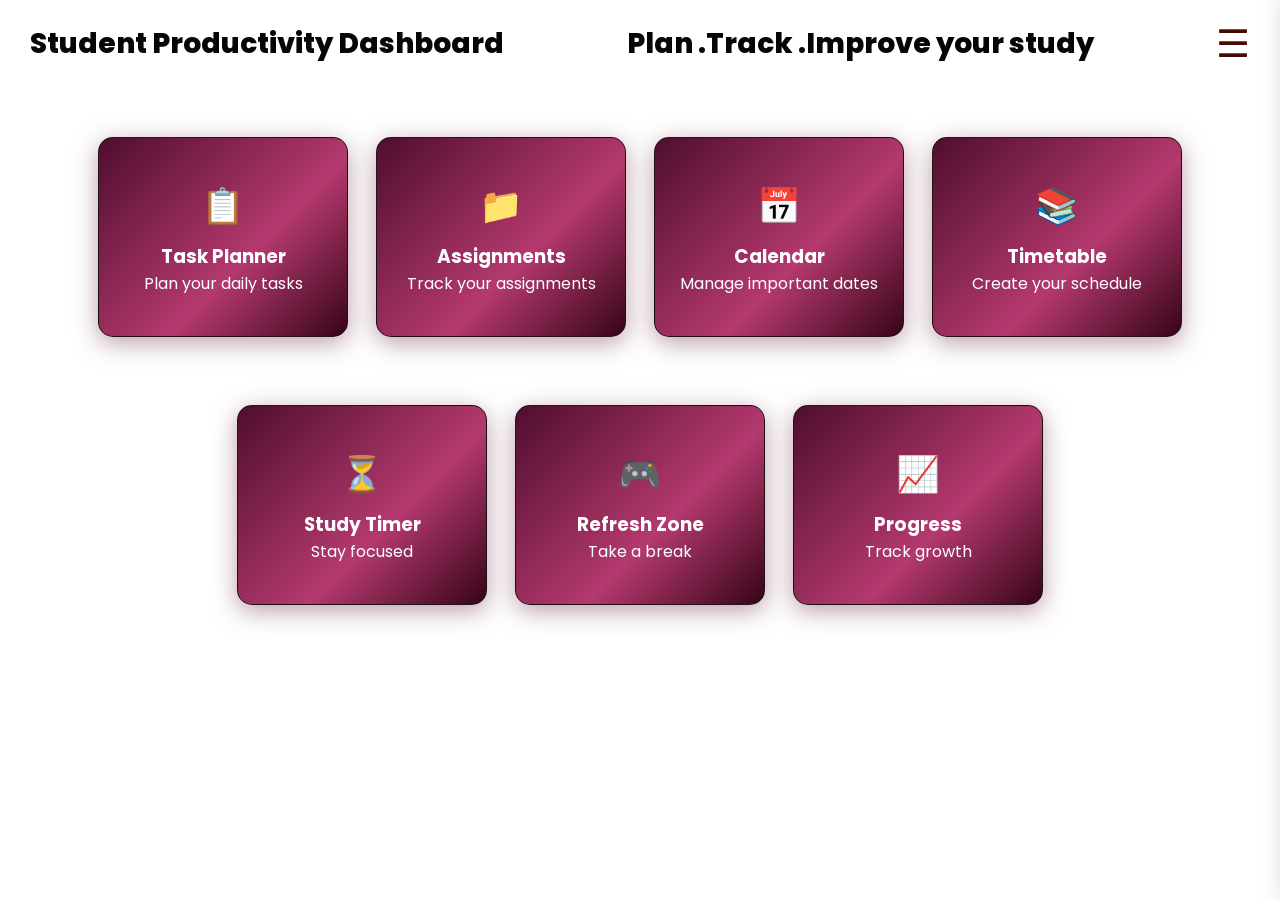
<file: home.html>
<!DOCTYPE html>
<html lang="en">
<head>
<meta charset="UTF-8">
<meta name="viewport" content="width=device-width, initial-scale=1.0">
<title>Student Productivity Dashboard</title>

<link href="https://fonts.googleapis.com/css2?family=Poppins:wght@300;400;600&display=swap" rel="stylesheet">

<style>
*{
  margin:0;
  padding:0;
  box-sizing:border-box;
  font-family:'Poppins',sans-serif;
}

/* Background */
body{
  background:url('https://i.pinimg.com/736x/cf/95/03/cf9503d53f09fcc25826130e027bcfdb.jpg') no-repeat center/cover;
  min-height:100vh;
  color: black;
}

/* Overlay */
body::before{
  content:"";
  position:fixed;
  width:100%;
  height:100%;
  z-index:0;
}

/* NAVBAR */
.navbar{
  display:flex;
  justify-content:space-between;
  align-items:center;
  padding:15px 30px;
  background:rgba(255,255,255,0.7);
  backdrop-filter:blur(0px);
  position:sticky;
  top:0;
  z-index:100;
}

.logo{
  font-size:28px;
  font-weight:800;
  color:#070606;
}

.menu-toggle{
  font-size:38px;
  cursor:pointer;
  color:#470b05;
  background:none;
  border:none;
  font-family:inherit;
}

/* SIDE DRAWER */
.side-menu{
  position:fixed;
  top:0;
  right:-280px;
  width:260px;
  height:100%;
  background:rgba(41, 2, 28, 0.886);
  backdrop-filter:blur(16px);
  z-index:500;
  transition:right 0.35s cubic-bezier(.4,0,.2,1);
  display:flex;
  flex-direction:column;
  box-shadow:-6px 0 30px rgba(0,0,0,0.4);
}

.side-menu.open{
  right:0;
}

.side-menu-header{
  display:flex;
  justify-content:space-between;
  align-items:center;
  padding:22px 24px;
  border-bottom:1px solid rgba(255,255,255,0.12);
}

.side-menu-title{
  color:#fff;
  font-size:17px;
  font-weight:600;
}

.close-btn{
  font-size:22px;
  cursor:pointer;
  color:#ffb3d1;
  background:none;
  border:none;
  font-family:inherit;
}

.side-menu nav{
  display:flex;
  flex-direction:column;
  gap:4px;
  padding:16px 14px;
  flex:1;
}

.side-menu nav a{
  display:flex;
  align-items:center;
  gap:12px;
  text-decoration:none;
  color:#f5c6dd;
  font-size:15px;
  font-weight:500;
  padding:11px 14px;
  border-radius:10px;
  transition:background 0.2s, color 0.2s;
}

.side-menu nav a:hover{
  background:rgba(255,255,255,0.13);
  color:#fff;
}

.side-menu nav a .nav-icon{
  font-size:19px;
}

.side-menu-footer{
  padding:16px 20px 24px;
  border-top:1px solid rgba(255,255,255,0.12);
}

.theme-btn{
  width:100%;
  padding:10px;
  border-radius:10px;
  border:1.5px solid rgba(255,255,255,0.2);
  background:transparent;
  color:#f5c6dd;
  font-size:14px;
  cursor:pointer;
  font-family:'Poppins',sans-serif;
  transition:background 0.2s;
}
.theme-btn:hover{background:rgba(255,255,255,0.1);}

/* Overlay behind drawer */
.overlay{
  display:none;
  position:fixed;
  inset:0;
  background:rgba(0,0,0,0.4);
  z-index:400;
}
.overlay.show{display:block;}

/* CONTAINER */
.container{
  position:relative;
  z-index:1;
  display:flex;
  flex-direction:column;
  align-items:center;
  gap:68px;
  padding:50px 20px;
}

.row{
  display:flex;
  justify-content:center;
  gap:28px;
  flex-wrap:wrap;
}

/* CARD - maroon */
.card{
  width:250px;
  height:200px;
  background:linear-gradient(135deg,#4f0e2d 0%,#b4396e 60%,#360418 100%);
  color:#fff;
  border-radius:15px;
  text-align:center;
  padding:20px;
  text-decoration:none;
  display:flex;
  flex-direction:column;
  justify-content:center;
  align-items:center;
  transition:0.3s;
  box-shadow:0 6px 24px rgba(170, 134, 150, 0.803);
  border:1px solid rgba(17, 15, 15, 0.849);
}

.card:hover{
  transform:translateY(-8px) scale(1.05);
  box-shadow:0 16px 36px rgba(107,15,58,0.5);
}

.icon{
  font-size:35px;
  margin-bottom:10px;
}

/* DARK MODE */
.dark{
  background:#111;
  color:#fff;
}

.dark .navbar{
  background:#222;
}
</style>
</head>

<body>

<!-- Overlay -->
<div class="overlay" id="overlay" onclick="closeMenu()"></div>

<!-- Side Drawer Menu -->
<div class="side-menu" id="sideMenu">
  <div class="side-menu-header">
    <span class="side-menu-title">📚 Menu</span>
    <button class="close-btn" onclick="closeMenu()">✕</button>
  </div>
  <nav>
    <a href="tasks.html"><span class="nav-icon">📋</span> Tasks</a>
    <a href="assignments.html"><span class="nav-icon">📁</span> Assignments</a>
    <a href="calendar.html"><span class="nav-icon">📅</span> Calendar</a>
    <a href="custom_timetable.html"><span class="nav-icon">📚</span> Timetable</a>
    <a href="timer.html"><span class="nav-icon">⏳</span> Timer</a>
    <a href="fungames.html"><span class="nav-icon">🎮</span> Fun</a>
    <a href="productivity.html"><span class="nav-icon">📈</span> Progress</a>
  </nav>
  <div class="side-menu-footer">
    <button class="theme-btn" onclick="toggleTheme()">🌙 Toggle Dark Mode</button>
  </div>
</div>

<!-- NAVBAR -->
<nav class="navbar">
  <div class="logo">Student Productivity Dashboard</div>
  <div class="logo">Plan .Track .Improve your study</div>
  <button class="menu-toggle" onclick="openMenu()">☰</button>
</nav>

<!-- CARDS -->
<div class="container">

  <!-- Row 1 — 4 cards -->
  <div class="row">
    <a href="tasks.html" class="card">
      <div class="icon">📋</div>
      <h3>Task Planner</h3>
      <p>Plan your daily tasks</p>
    </a>

    <a href="assignments.html" class="card">
      <div class="icon">📁</div>
      <h3>Assignments</h3>
      <p>Track your assignments</p>
    </a>

    <a href="calendar.html" class="card">
      <div class="icon">📅</div>
      <h3>Calendar</h3>
      <p>Manage important dates</p>
    </a>

    <a href="custom_timetable.html" class="card">
      <div class="icon">📚</div>
      <h3>Timetable</h3>
      <p>Create your schedule</p>
    </a>
  </div>

  <!-- Row 2 — 3 cards centered -->
  <div class="row">
    <a href="timer.html" class="card">
      <div class="icon">⏳</div>
      <h3>Study Timer</h3>
      <p>Stay focused</p>
    </a>

    <a href="fungames.html" class="card">
      <div class="icon">🎮</div>
      <h3>Refresh Zone</h3>
      <p>Take a break</p>
    </a>

    <a href="productivity.html" class="card">
      <div class="icon">📈</div>
      <h3>Progress</h3>
      <p>Track growth</p>
    </a>
  </div>

</div>

<script>
function openMenu(){
  document.getElementById('sideMenu').classList.add('open');
  document.getElementById('overlay').classList.add('show');
}

function closeMenu(){
  document.getElementById('sideMenu').classList.remove('open');
  document.getElementById('overlay').classList.remove('show');
}

function toggleTheme(){
  document.body.classList.toggle('dark');
  if(document.body.classList.contains('dark')){
    localStorage.setItem('theme','dark');
  }else{
    localStorage.setItem('theme','light');
  }
}

window.onload=function(){
  if(localStorage.getItem('theme')==='dark'){
    document.body.classList.add('dark');
  }
}
</script>

</body>
</html>
</file>
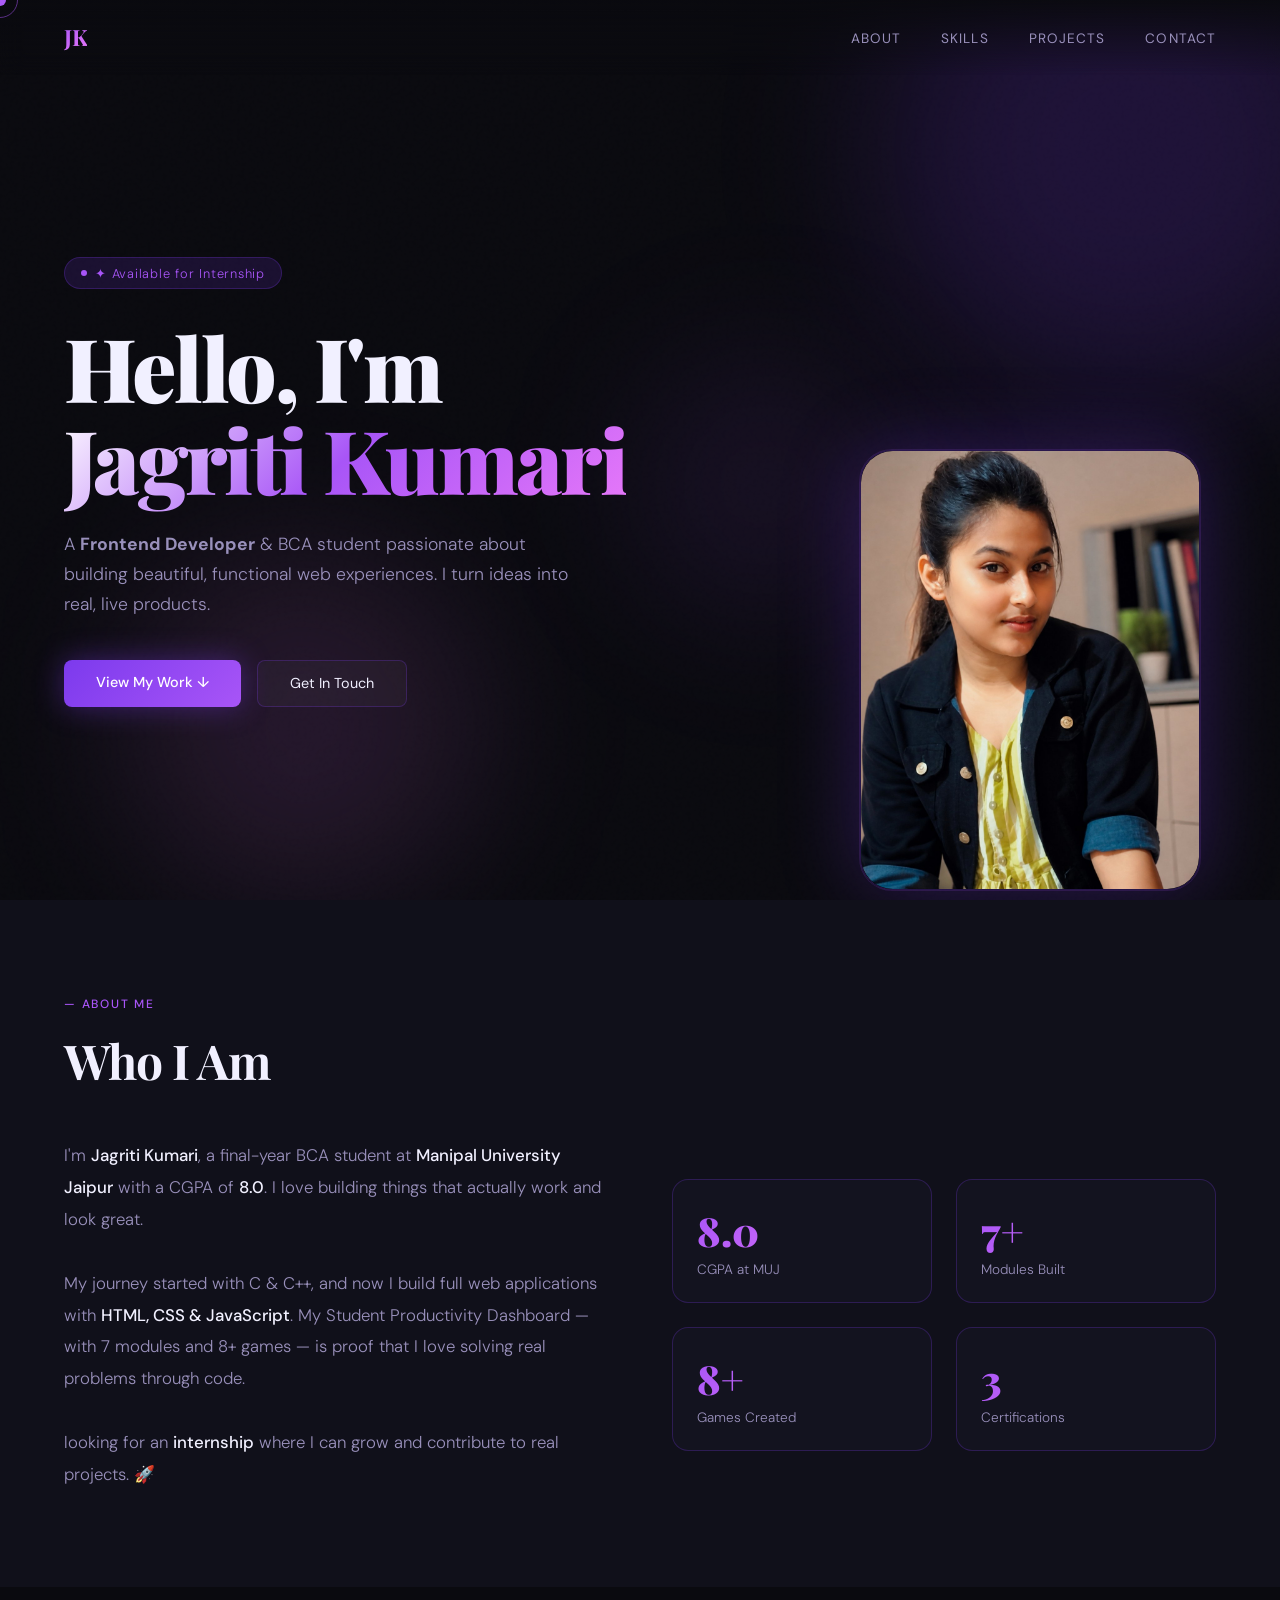
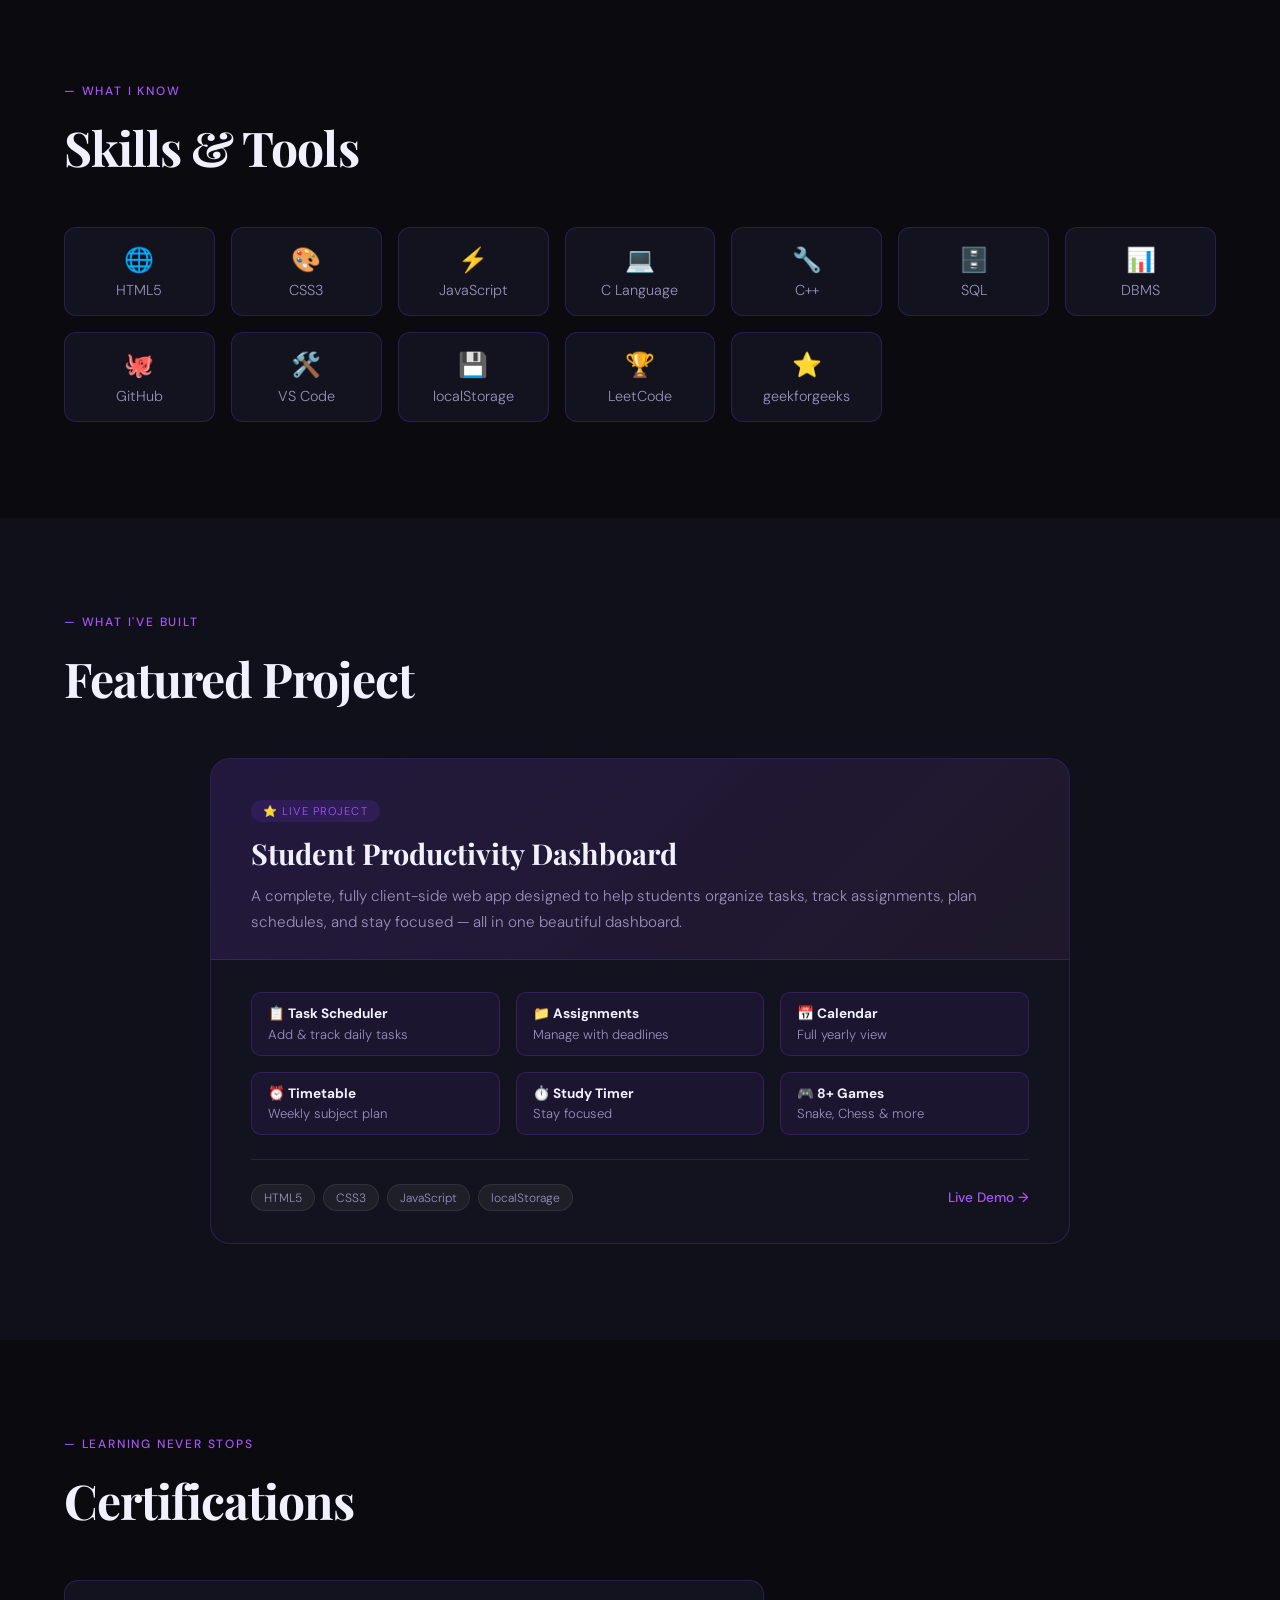
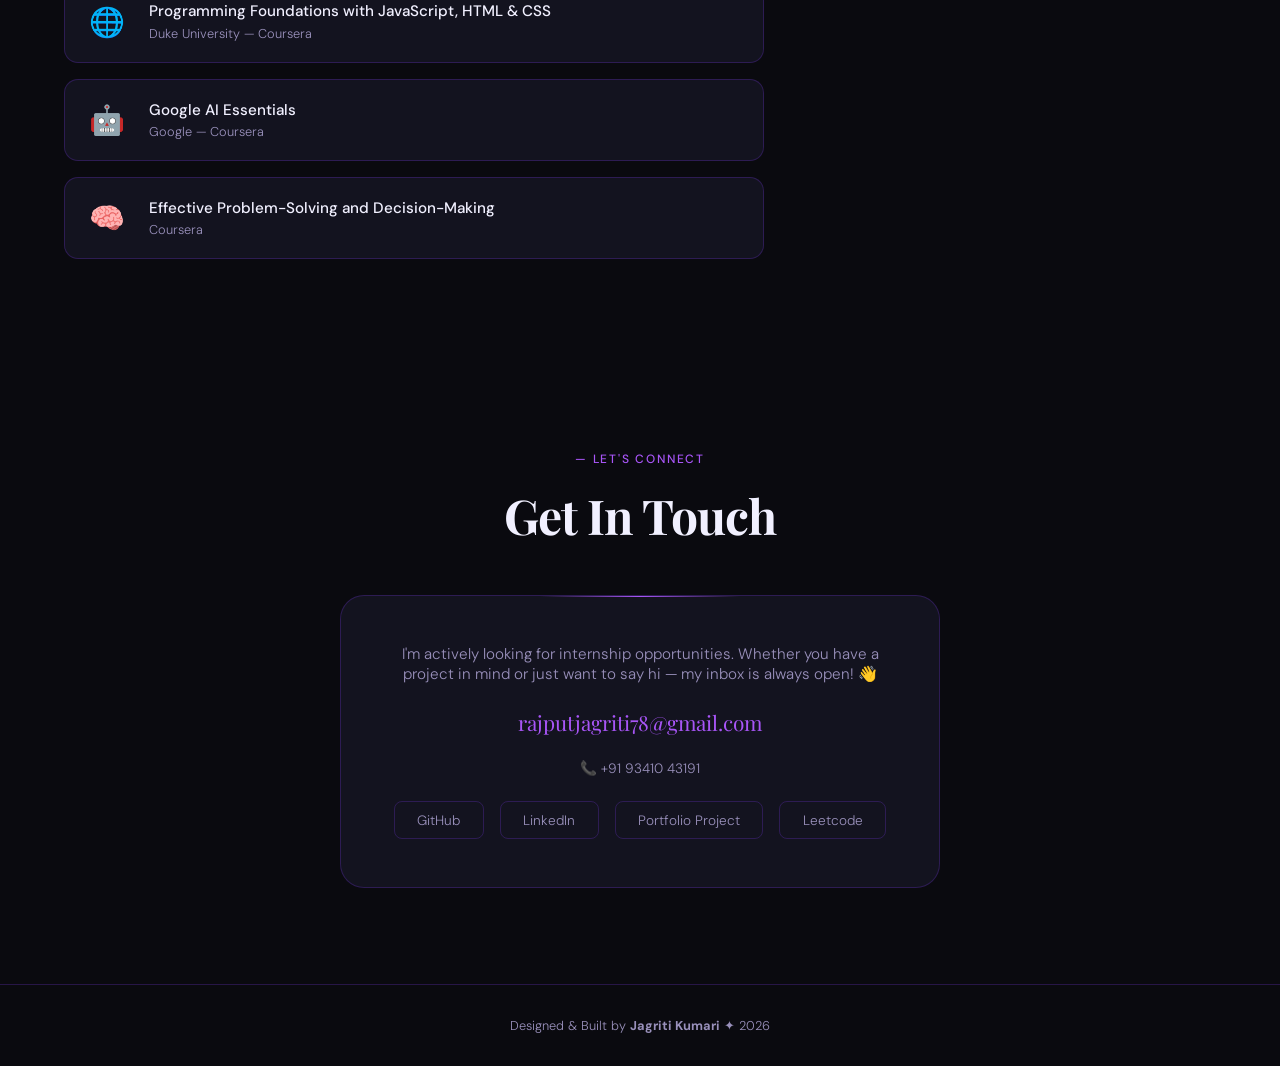
<file: portfolio.html>
<!DOCTYPE html>
<html lang="en">
<head>
<meta charset="UTF-8">
<meta name="viewport" content="width=device-width, initial-scale=1.0">
<title>Jagriti Kumari — Frontend Developer</title>
<link href="https://fonts.googleapis.com/css2?family=Playfair+Display:ital,wght@0,400;0,700;0,900;1,400&family=DM+Sans:wght@300;400;500&display=swap" rel="stylesheet">
<style>
  *, *::before, *::after { margin: 0; padding: 0; box-sizing: border-box; }

  :root {
    --bg: #0a0a0f;
    --bg2: #10101a;
    --purple: #7c3aed;
    --violet: #a855f7;
    --pink: #e879f9;
    --text: #f1f0ff;
    --muted: #9990bb;
    --card: #13131f;
    --border: rgba(124,58,237,0.25);
  }

  html { scroll-behavior: smooth; }

  body {
    background: var(--bg);
    color: var(--text);
    font-family: 'DM Sans', sans-serif;
    font-weight: 300;
    overflow-x: hidden;
    cursor: none;
  }

  /* CUSTOM CURSOR */
  .cursor {
    width: 12px; height: 12px;
    background: var(--violet);
    border-radius: 50%;
    position: fixed; top: 0; left: 0;
    pointer-events: none; z-index: 9999;
    transition: transform 0.1s;
    mix-blend-mode: screen;
  }
  .cursor-ring {
    width: 36px; height: 36px;
    border: 1.5px solid var(--violet);
    border-radius: 50%;
    position: fixed; top: 0; left: 0;
    pointer-events: none; z-index: 9998;
    transition: all 0.18s ease;
    opacity: 0.5;
  }

  /* NOISE OVERLAY */
  body::before {
    content: '';
    position: fixed; inset: 0;
    background-image: url("data:image/svg+xml,%3Csvg viewBox='0 0 256 256' xmlns='http://www.w3.org/2000/svg'%3E%3Cfilter id='noise'%3E%3CfeTurbulence type='fractalNoise' baseFrequency='0.9' numOctaves='4' stitchTiles='stitch'/%3E%3C/filter%3E%3Crect width='100%25' height='100%25' filter='url(%23noise)' opacity='0.04'/%3E%3C/svg%3E");
    pointer-events: none; z-index: 1; opacity: 0.4;
  }

  /* NAV */
  nav {
    position: fixed; top: 0; left: 0; right: 0;
    padding: 1.4rem 4rem;
    display: flex; justify-content: space-between; align-items: center;
    z-index: 100;
    background: linear-gradient(to bottom, rgba(10,10,15,0.95), transparent);
    backdrop-filter: blur(12px);
  }
  .nav-logo {
    font-family: 'Playfair Display', serif;
    font-size: 1.4rem; font-weight: 700;
    background: linear-gradient(135deg, var(--violet), var(--pink));
    -webkit-background-clip: text; -webkit-text-fill-color: transparent;
    letter-spacing: -0.02em;
  }
  .nav-links { display: flex; gap: 2.5rem; list-style: none; }
  .nav-links a {
    color: var(--muted); text-decoration: none;
    font-size: 0.85rem; letter-spacing: 0.08em; text-transform: uppercase;
    transition: color 0.3s;
    font-weight: 400;
  }
  .nav-links a:hover { color: var(--violet); }

  /* HERO */
  .hero {
    min-height: 100vh;
    display: flex; align-items: center;
    padding: 8rem 4rem 4rem;
    position: relative; overflow: hidden;
  }

  /* ANIMATED BG ORBS */
  .orb {
    position: absolute; border-radius: 50%;
    filter: blur(80px); pointer-events: none;
    animation: drift 12s ease-in-out infinite alternate;
  }
  .orb1 { width: 500px; height: 500px; background: rgba(124,58,237,0.18); top: -100px; right: -100px; animation-delay: 0s; }
  .orb2 { width: 350px; height: 350px; background: rgba(232,121,249,0.12); bottom: 0; left: 10%; animation-delay: -4s; }
  .orb3 { width: 250px; height: 250px; background: rgba(168,85,247,0.1); top: 40%; left: 50%; animation-delay: -8s; }
  @keyframes drift { from { transform: translate(0,0) scale(1); } to { transform: translate(30px, -40px) scale(1.08); } }

  .hero-content { max-width: 700px; position: relative; z-index: 2; }

  .hero-tag {
    display: inline-flex; align-items: center; gap: 0.5rem;
    background: rgba(124,58,237,0.15);
    border: 1px solid var(--border);
    padding: 0.4rem 1rem; border-radius: 100px;
    font-size: 0.8rem; color: var(--violet);
    letter-spacing: 0.06em; margin-bottom: 2rem;
    animation: fadeUp 0.8s ease both;
  }
  .hero-tag::before { content: ''; width: 6px; height: 6px; background: var(--violet); border-radius: 50%; animation: pulse 2s infinite; }
  @keyframes pulse { 0%,100% { opacity:1; } 50% { opacity:0.3; } }

  .hero h1 {
    font-family: 'Playfair Display', serif;
    font-size: clamp(3rem, 7vw, 5.5rem);
    line-height: 1.05; font-weight: 900;
    letter-spacing: -0.03em;
    animation: fadeUp 0.8s 0.1s ease both;
  }
  .hero h1 .name-gradient {
    background: linear-gradient(135deg, #fff 0%, var(--violet) 50%, var(--pink) 100%);
    -webkit-background-clip: text; -webkit-text-fill-color: transparent;
  }

  .hero-sub {
    font-size: 1.1rem; color: var(--muted);
    margin: 1.5rem 0 2.5rem; line-height: 1.7;
    max-width: 520px;
    animation: fadeUp 0.8s 0.2s ease both;
  }

  .hero-btns {
    display: flex; gap: 1rem; flex-wrap: wrap;
    animation: fadeUp 0.8s 0.3s ease both;
  }
  .btn-primary {
    padding: 0.85rem 2rem; border-radius: 8px;
    background: linear-gradient(135deg, var(--purple), var(--violet));
    color: #fff; text-decoration: none;
    font-size: 0.9rem; font-weight: 500;
    transition: all 0.3s; border: none; cursor: none;
    box-shadow: 0 0 30px rgba(124,58,237,0.4);
  }
  .btn-primary:hover { transform: translateY(-2px); box-shadow: 0 0 50px rgba(124,58,237,0.6); }
  .btn-secondary {
    padding: 0.85rem 2rem; border-radius: 8px;
    border: 1px solid var(--border);
    color: var(--text); text-decoration: none;
    font-size: 0.9rem; font-weight: 400;
    transition: all 0.3s; cursor: none;
    background: rgba(255,255,255,0.03);
  }
  .btn-secondary:hover { border-color: var(--violet); background: rgba(124,58,237,0.1); }

  /* PHOTO */
  .hero-photo {
    position: absolute; right: 5rem; top: 50%;
    transform: translateY(-50%);
    width: 340px; height: 440px;
    border-radius: 2rem;
    border: 1.5px solid var(--border);
    display: block;
    animation: fadeUp 0.8s 0.4s ease both;
    overflow: hidden;
    box-shadow: 0 0 80px rgba(124,58,237,0.3), 0 0 0 1px rgba(168,85,247,0.15);
  }
  .hero-photo img {
    width: 100%; height: 100%;
    object-fit: cover;
    object-position: center top;
    
    display: block;
  }
  .photo-placeholder {
    text-align: center; padding: 2rem;
  }
  .photo-icon { font-size: 4rem; margin-bottom: 0.5rem; opacity: 0.4; }
  .photo-text { font-size: 0.8rem; color: var(--muted); opacity: 0.6; }
  .photo-ring {
    position: absolute; inset: -1px;
    border-radius: 2rem;
    background: linear-gradient(135deg, var(--purple), var(--pink), var(--purple));
    z-index: -1; opacity: 0.5;
    animation: rotate 6s linear infinite;
  }
  @keyframes rotate { to { transform: rotate(360deg); } }

  @keyframes fadeUp {
    from { opacity: 0; transform: translateY(24px); }
    to { opacity: 1; transform: translateY(0); }
  }

  /* SECTIONS */
  section { padding: 6rem 4rem; position: relative; z-index: 2; }
  .section-label {
    font-size: 0.75rem; letter-spacing: 0.15em;
    text-transform: uppercase; color: var(--violet);
    margin-bottom: 1rem; font-weight: 500;
  }
  .section-title {
    font-family: 'Playfair Display', serif;
    font-size: clamp(2rem, 4vw, 3rem);
    font-weight: 700; margin-bottom: 3rem;
    letter-spacing: -0.02em;
  }

  /* ABOUT */
  .about { background: var(--bg2); }
  .about-grid {
    display: grid; grid-template-columns: 1fr 1fr; gap: 4rem; align-items: center;
  }
  .about-text { font-size: 1.05rem; line-height: 1.9; color: var(--muted); }
  .about-text strong { color: var(--text); font-weight: 500; }
  .about-stats {
    display: grid; grid-template-columns: 1fr 1fr; gap: 1.5rem;
  }
  .stat-card {
    background: var(--card);
    border: 1px solid var(--border);
    border-radius: 16px; padding: 1.5rem;
    transition: all 0.3s;
  }
  .stat-card:hover { border-color: var(--violet); transform: translateY(-4px); }
  .stat-num {
    font-family: 'Playfair Display', serif;
    font-size: 2.5rem; font-weight: 900;
    background: linear-gradient(135deg, var(--violet), var(--pink));
    -webkit-background-clip: text; -webkit-text-fill-color: transparent;
  }
  .stat-label { font-size: 0.85rem; color: var(--muted); margin-top: 0.25rem; }

  /* SKILLS */
  .skills-grid {
    display: grid; grid-template-columns: repeat(auto-fit, minmax(140px, 1fr)); gap: 1rem;
  }
  .skill-pill {
    background: var(--card); border: 1px solid var(--border);
    border-radius: 12px; padding: 1rem 1.2rem;
    text-align: center; font-size: 0.9rem;
    transition: all 0.3s; color: var(--muted);
  }
  .skill-pill:hover {
    border-color: var(--violet); color: var(--text);
    background: rgba(124,58,237,0.1);
    transform: translateY(-3px);
  }
  .skill-pill span { display: block; font-size: 1.5rem; margin-bottom: 0.4rem; }

  /* PROJECTS */
  .projects { background: var(--bg2); }
  .project-card {
    background: var(--card); border: 1px solid var(--border);
    border-radius: 20px; overflow: hidden;
    transition: all 0.4s; max-width: 860px; margin: 0 auto;
  }
  .project-card:hover { border-color: var(--violet); box-shadow: 0 0 60px rgba(124,58,237,0.15); }
  .project-header {
    padding: 2.5rem 2.5rem 1.5rem;
    background: linear-gradient(135deg, rgba(124,58,237,0.15), rgba(232,121,249,0.05));
    border-bottom: 1px solid var(--border);
  }
  .project-tag {
    display: inline-block; font-size: 0.7rem;
    letter-spacing: 0.1em; text-transform: uppercase;
    color: var(--violet); margin-bottom: 0.75rem;
    background: rgba(124,58,237,0.15); padding: 0.25rem 0.75rem; border-radius: 100px;
  }
  .project-title {
    font-family: 'Playfair Display', serif;
    font-size: 1.8rem; font-weight: 700; margin-bottom: 0.75rem;
  }
  .project-desc { color: var(--muted); line-height: 1.7; font-size: 0.95rem; }
  .project-body { padding: 2rem 2.5rem; }
  .feature-grid { display: grid; grid-template-columns: repeat(3, 1fr); gap: 1rem; margin-bottom: 1.5rem; }
  .feature-item {
    background: rgba(124,58,237,0.08); border: 1px solid var(--border);
    border-radius: 10px; padding: 0.75rem 1rem;
    font-size: 0.82rem; color: var(--muted);
  }
  .feature-item strong { display: block; color: var(--text); font-size: 0.85rem; margin-bottom: 0.2rem; }
  .project-footer {
    display: flex; align-items: center; justify-content: space-between;
    padding-top: 1.5rem; border-top: 1px solid var(--border);
  }
  .tech-tags { display: flex; gap: 0.5rem; flex-wrap: wrap; }
  .tech-tag {
    font-size: 0.75rem; padding: 0.3rem 0.75rem;
    background: rgba(255,255,255,0.05); border-radius: 100px;
    color: var(--muted); border: 1px solid rgba(255,255,255,0.08);
  }
  .project-link {
    display: flex; align-items: center; gap: 0.4rem;
    color: var(--violet); text-decoration: none;
    font-size: 0.85rem; font-weight: 500;
    transition: gap 0.3s;
  }
  .project-link:hover { gap: 0.7rem; }

  /* CERTIFICATIONS */
  .cert-list { display: flex; flex-direction: column; gap: 1rem; max-width: 700px; }
  .cert-item {
    display: flex; align-items: center; gap: 1.5rem;
    background: var(--card); border: 1px solid var(--border);
    border-radius: 14px; padding: 1.25rem 1.5rem;
    transition: all 0.3s;
  }
  .cert-item:hover { border-color: var(--violet); transform: translateX(6px); }
  .cert-icon { font-size: 1.8rem; flex-shrink: 0; }
  .cert-name { font-weight: 500; margin-bottom: 0.2rem; font-size: 0.95rem; }
  .cert-by { font-size: 0.8rem; color: var(--muted); }

  /* CONTACT */
  .contact { text-align: center; }
  .contact-card {
    max-width: 600px; margin: 0 auto;
    background: var(--card); border: 1px solid var(--border);
    border-radius: 24px; padding: 3rem;
    position: relative; overflow: hidden;
  }
  .contact-card::before {
    content: ''; position: absolute;
    top: 0; left: 50%; transform: translateX(-50%);
    width: 200px; height: 1px;
    background: linear-gradient(90deg, transparent, var(--violet), transparent);
  }
  .contact-email {
    font-family: 'Playfair Display', serif;
    font-size: 1.3rem; color: var(--violet);
    text-decoration: none; display: block; margin: 1.5rem 0;
    transition: color 0.3s;
  }
  .contact-email:hover { color: var(--pink); }
  .social-links { display: flex; justify-content: center; gap: 1rem; flex-wrap: wrap; margin-top: 1.5rem; }
  .social-link {
    padding: 0.6rem 1.4rem; border-radius: 8px;
    border: 1px solid var(--border);
    color: var(--muted); text-decoration: none;
    font-size: 0.85rem; transition: all 0.3s;
  }
  .social-link:hover { border-color: var(--violet); color: var(--violet); background: rgba(124,58,237,0.1); }

  /* FOOTER */
  footer {
    text-align: center; padding: 2rem;
    border-top: 1px solid var(--border);
    color: var(--muted); font-size: 0.8rem;
  }

  /* SCROLLBAR */
  ::-webkit-scrollbar { width: 4px; }
  ::-webkit-scrollbar-track { background: var(--bg); }
  ::-webkit-scrollbar-thumb { background: var(--purple); border-radius: 2px; }

  @media (max-width: 768px) {
    nav { padding: 1rem 1.5rem; }
    .nav-links { display: none; }
    .hero { padding: 7rem 1.5rem 4rem; }
    .hero-photo { display: none; }
    section { padding: 4rem 1.5rem; }
    .about-grid { grid-template-columns: 1fr; gap: 2rem; }
    .feature-grid { grid-template-columns: 1fr 1fr; }
  }
</style>
</head>
<body>

<div class="cursor" id="cursor"></div>
<div class="cursor-ring" id="cursorRing"></div>

<!-- NAV -->
<nav>
  <div class="nav-logo">JK</div>
  <ul class="nav-links">
    <li><a href="#about">About</a></li>
    <li><a href="#skills">Skills</a></li>
    <li><a href="#projects">Projects</a></li>
    <li><a href="#contact">Contact</a></li>
  </ul>
</nav>

<!-- HERO -->
<section class="hero">
  <div class="orb orb1"></div>
  <div class="orb orb2"></div>
  <div class="orb orb3"></div>

  <div class="hero-content">
    <div class="hero-tag">✦ Available for Internship</div>
    <h1>
      Hello, I'm<br>
      <span class="name-gradient">Jagriti Kumari</span>
    </h1>
    <p class="hero-sub">
      A <strong>Frontend Developer</strong> & BCA student passionate about building beautiful, functional web experiences. I turn ideas into real, live products.
    </p>
    <div class="hero-btns">
      <a href="#projects" class="btn-primary">View My Work ↓</a>
      <a href="#contact" class="btn-secondary">Get In Touch</a>
    </div>
  </div>

  <div class="hero-photo">

    <img src="[data-uri]" alt="Jagriti Kumari" style="display:block; width:100%; height:100%; object-fit:cover; border-radius:2rem;">
  </div>
</section>

<!-- ABOUT -->
<section class="about" id="about">
  <div class="section-label">— About Me</div>
  <div class="section-title">Who I Am</div>
  <div class="about-grid">
    <div class="about-text">
      <p>I'm <strong>Jagriti Kumari</strong>, a final-year BCA student at <strong>Manipal University Jaipur</strong> with a CGPA of <strong>8.0</strong>. I love building things that actually work and look great.</p>
      <br>
      <p>My journey started with C & C++, and now I build full web applications with <strong>HTML, CSS & JavaScript</strong>. My Student Productivity Dashboard — with 7 modules and 8+ games — is proof that I love solving real problems through code.</p>
      <br>
      <p> looking for an <strong>internship</strong> where I can grow and contribute to real projects. 🚀</p>
    </div>
    <div class="about-stats">
      <div class="stat-card">
        <div class="stat-num">8.0</div>
        <div class="stat-label">CGPA at MUJ</div>
      </div>
      <div class="stat-card">
        <div class="stat-num">7+</div>
        <div class="stat-label">Modules Built</div>
      </div>
      <div class="stat-card">
        <div class="stat-num">8+</div>
        <div class="stat-label">Games Created</div>
      </div>
      <div class="stat-card">
        <div class="stat-num">3</div>
        <div class="stat-label">Certifications</div>
      </div>
    </div>
  </div>
</section>

<!-- SKILLS -->
<section id="skills">
  <div class="section-label">— What I Know</div>
  <div class="section-title">Skills & Tools</div>
  <div class="skills-grid">
    <div class="skill-pill"><span>🌐</span>HTML5</div>
    <div class="skill-pill"><span>🎨</span>CSS3</div>
    <div class="skill-pill"><span>⚡</span>JavaScript</div>
    <div class="skill-pill"><span>💻</span>C Language</div>
    <div class="skill-pill"><span>🔧</span>C++</div>
    <div class="skill-pill"><span>🗄️</span>SQL</div>
    <div class="skill-pill"><span>📊</span>DBMS</div>
    <div class="skill-pill"><span>🐙</span>GitHub</div>
    <div class="skill-pill"><span>🛠️</span>VS Code</div>
    <div class="skill-pill"><span>💾</span>localStorage</div>
    <div class="skill-pill"><span>🏆</span>LeetCode</div>
    <div class="skill-pill"><span>⭐</span>geekforgeeks</div>
  </div>
</section>

<!-- PROJECTS -->
<section class="projects" id="projects">
  <div class="section-label">— What I've Built</div>
  <div class="section-title">Featured Project</div>
  <div class="project-card">
    <div class="project-header">
      <div class="project-tag">⭐ Live Project</div>
      <div class="project-title">Student Productivity Dashboard</div>
      <p class="project-desc">A complete, fully client-side web app designed to help students organize tasks, track assignments, plan schedules, and stay focused — all in one beautiful dashboard.</p>
    </div>
    <div class="project-body">
      <div class="feature-grid">
        <div class="feature-item"><strong>📋 Task Scheduler</strong>Add & track daily tasks</div>
        <div class="feature-item"><strong>📁 Assignments</strong>Manage with deadlines</div>
        <div class="feature-item"><strong>📅 Calendar</strong>Full yearly view</div>
        <div class="feature-item"><strong>⏰ Timetable</strong>Weekly subject plan</div>
        <div class="feature-item"><strong>⏱️ Study Timer</strong>Stay focused</div>
        <div class="feature-item"><strong>🎮 8+ Games</strong>Snake, Chess & more</div>
      </div>
      <div class="project-footer">
        <div class="tech-tags">
          <span class="tech-tag">HTML5</span>
          <span class="tech-tag">CSS3</span>
          <span class="tech-tag">JavaScript</span>
          <span class="tech-tag">localStorage</span>
        </div>
        <a href="https://47jagriti.github.io/47jagriti" target="_blank" class="project-link">Live Demo →</a>
      </div>
    </div>
  </div>
</section>

<!-- CERTIFICATIONS -->
<section id="certifications">
  <div class="section-label">— Learning Never Stops</div>
  <div class="section-title">Certifications</div>
  <div class="cert-list">
    <div class="cert-item">
      <div class="cert-icon">🌐</div>
      <div>
        <div class="cert-name">Programming Foundations with JavaScript, HTML & CSS</div>
        <div class="cert-by">Duke University — Coursera</div>
      </div>
    </div>
    <div class="cert-item">
      <div class="cert-icon">🤖</div>
      <div>
        <div class="cert-name">Google AI Essentials</div>
        <div class="cert-by">Google — Coursera</div>
      </div>
    </div>
    <div class="cert-item">
      <div class="cert-icon">🧠</div>
      <div>
        <div class="cert-name">Effective Problem-Solving and Decision-Making</div>
        <div class="cert-by">Coursera</div>
      </div>
    </div>
  </div>
</section>

<!-- CONTACT -->
<section class="contact" id="contact">
  <div class="section-label">— Let's Connect</div>
  <div class="section-title">Get In Touch</div>
  <div class="contact-card">
    <p style="color:var(--muted); font-size:0.95rem;">I'm actively looking for internship opportunities. Whether you have a project in mind or just want to say hi — my inbox is always open! 👋</p>
    <a href="mailto:rajputjagriti78@gmail.com" class="contact-email">rajputjagriti78@gmail.com</a>
    <div style="color:var(--muted); font-size:0.85rem;">📞 +91 93410 43191</div>
    <div class="social-links">
      <a href="https://github.com/47jagriti" target="_blank" class="social-link">GitHub</a>
      <a href="https://linkedin.com/in/" target="_blank" class="social-link">LinkedIn</a>
      <a href="https://47jagriti.github.io/47jagriti" target="_blank" class="social-link">Portfolio Project</a>
      <a href="https://leetcode.com/u/rajputjagriti78/" target="_blank" class="social-link">Leetcode</a>
    </div>
  </div>
</section>

<footer>
  <p>Designed & Built by <strong>Jagriti Kumari</strong> ✦ 2026</p>
</footer>

<script>
  // Custom cursor
  const cursor = document.getElementById('cursor');
  const ring = document.getElementById('cursorRing');
  let mx = 0, my = 0, rx = 0, ry = 0;
  document.addEventListener('mousemove', e => { mx = e.clientX; my = e.clientY; });
  function animateCursor() {
    cursor.style.transform = `translate(${mx-6}px, ${my-6}px)`;
    rx += (mx - rx) * 0.12;
    ry += (my - ry) * 0.12;
    ring.style.transform = `translate(${rx-18}px, ${ry-18}px)`;
    requestAnimationFrame(animateCursor);
  }
  animateCursor();

  // Scroll animations
  const observer = new IntersectionObserver(entries => {
    entries.forEach(e => {
      if (e.isIntersecting) {
        e.target.style.opacity = '1';
        e.target.style.transform = 'translateY(0)';
      }
    });
  }, { threshold: 0.1 });

  document.querySelectorAll('.stat-card, .skill-pill, .cert-item, .project-card').forEach(el => {
    el.style.opacity = '0';
    el.style.transform = 'translateY(20px)';
    el.style.transition = 'all 0.6s ease';
    observer.observe(el);
  });
</script>
</body>
</html>
</file>
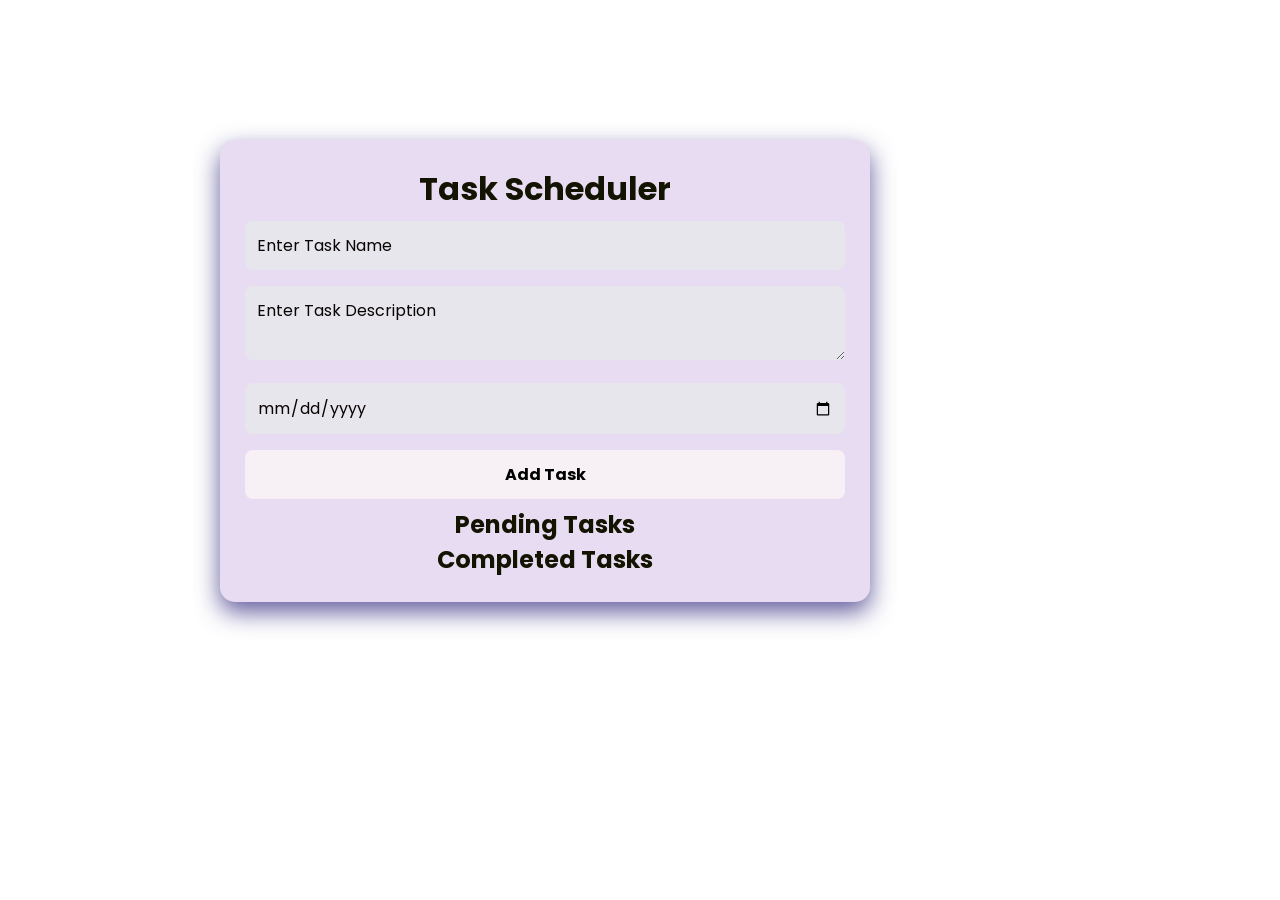
<file: tasks.html>
<!DOCTYPE html>
<html lang="en">
<head>
    <meta charset="UTF-8">
    <meta name="viewport" content="width=device-width, initial-scale=1.0">
    <title>Task Scheduler</title>
    <link href="https://fonts.googleapis.com/css2?family=Poppins:wght@300;400;600&display=swap" rel="stylesheet">
    <style>
        * {
            margin: 0;
            padding: 0;
            box-sizing: border-box;
            font-family: "Poppins", sans-serif;
             
        }
        body {
            background: url('https://i.pinimg.com/1200x/40/e7/2d/40e72d1d8850732c605253cd0d500a41.jpg') no-repeat center center/cover;

            background: linear-gradient(deg, #1E1E2F, #3A506B);
            color: rgba(0, 2, 4, 0.871);
            padding: 20px;
        }
        .container {
            max-width: 650px;
            margin: 120px 0 0 200px;
            background: rgba(100, 22, 165, 0.15);
            padding: 25px;
            border-radius: 15px;
            box-shadow: 0 10px 25px rgba(60, 53, 133, 0.801);
            backdrop-filter: blur(15px);
        }
        h1, h2 {
            text-align: center;
            color: #131301;
        }
        input, textarea, button {
            width: 100%;
            padding: 12px;
            margin: 8px 0;
            border: none;
            border-radius: 8px;
            font-size: 16px;
            outline: none;
            transition: all 0.3s ease;
        }
        input, textarea {
            background: rgba(231, 231, 236, 0.977);
            color: rgb(11, 1, 1);
        }
        input::placeholder, textarea::placeholder {
            color: rgba(9, 3, 3, 0.997);
        }
        input:focus, textarea:focus {
            background: rgba(136, 124, 211, 0.692);
        }
        button {
            background: #f8f1f5fb;
            color: black;
            font-weight: bold;
            cursor: pointer;
            transition: all 0.3s;
        }
        button:hover {
            background: #bcc60ab1;
        }
        .task {
            background: rgba(165, 138, 173, 0.2);
            padding: 15px;
            border-radius: 10px;
            margin-top: 12px;
            display: flex;
            justify-content: space-between;
            align-items: center;
            box-shadow: 0 6px 12px rgba(0, 0, 0, 0.2);
            transition: all 0.3s ease;
        }
        .task:hover {
            transform: translateY(-5px);
        }
        .completed {
            text-decoration: line-through;
            color: #2c0202;
        }
        .task button {
            background: rgb(255, 255, 255);
            color: white;
            border: none;
            margin-left: 5px;
            padding: 8px;
            border-radius: 6px;
            transition: 0.3s;
        }
        .task button:hover {
            background: rgba(158, 60, 60, 0.53);
        }
    </style>
</head>
<body>
    <div class="container">
        <h1>Task Scheduler</h1>
        <input type="text" id="taskName" placeholder="Enter Task Name">
        <textarea id="taskDesc" placeholder="Enter Task Description"></textarea>
        <input type="date" id="dueDate">
        <button onclick="addTask()">Add Task</button>

        <h2>Pending Tasks</h2>
        <div id="taskList"></div>

        <h2>Completed Tasks</h2>
        <div id="completedTasks"></div>
    </div>

    <script>
        document.addEventListener('DOMContentLoaded', () => {
            loadTasks();
        });

        function addTask() {
            const name = document.getElementById('taskName').value.trim();
            const desc = document.getElementById('taskDesc').value.trim();
            const date = document.getElementById('dueDate').value;

            if (!name || !date) {
                alert('Please enter both Task Name and Due Date.');
                return;
            }

            const task = { name, desc: desc || 'No Description', date };
            const tasks = JSON.parse(localStorage.getItem('tasks')) || [];
            tasks.push(task);
            localStorage.setItem('tasks', JSON.stringify(tasks));

            displayTask(task, false);
            clearInputFields();
        }

        function displayTask(task, isCompleted) {
            const taskDiv = document.createElement('div');
            taskDiv.className = 'task';
            if (isCompleted) taskDiv.classList.add('completed');

            taskDiv.innerHTML = `
                <div>
                    <strong>${task.name}</strong><br>
                    <small>${task.desc}</small><br>
                    <small>Due: ${task.date}</small>
                </div>
                <div>
                    <input type="checkbox" ${isCompleted ? 'checked' : ''} onclick="markCompleted(this)">
                    <button onclick="deleteTask(this)">❌</button>
                </div>
            `;

            if (isCompleted) {
                document.getElementById('completedTasks').appendChild(taskDiv);
            } else {
                document.getElementById('taskList').appendChild(taskDiv);
            }
        }

        function loadTasks() {
            document.getElementById('taskList').innerHTML = '';
            document.getElementById('completedTasks').innerHTML = '';

            const tasks = JSON.parse(localStorage.getItem('tasks')) || [];
            const completedTasks = JSON.parse(localStorage.getItem('completedTasks')) || [];

            tasks.forEach(task => displayTask(task, false));
            completedTasks.forEach(task => displayTask(task, true));
        }

        function markCompleted(checkbox) {
            const taskDiv = checkbox.parentElement.parentElement;
            const isCompleted = checkbox.checked;

            if (isCompleted) {
                document.getElementById('completedTasks').appendChild(taskDiv);
            } else {
                document.getElementById('taskList').appendChild(taskDiv);
            }

            taskDiv.classList.toggle('completed', isCompleted);
            updateLocalStorage();
        }

        function deleteTask(button) {
            button.parentElement.parentElement.remove();
            updateLocalStorage();
        }

        function updateLocalStorage() {
            const pendingTasks = Array.from(document.getElementById('taskList').children).map(div => extractTaskData(div));
            const completedTasks = Array.from(document.getElementById('completedTasks').children).map(div => extractTaskData(div));

            localStorage.setItem('tasks', JSON.stringify(pendingTasks));
            localStorage.setItem('completedTasks', JSON.stringify(completedTasks));
        }

        function extractTaskData(div) {
            return {
                name: div.querySelector('strong').innerText,
                desc: div.querySelector('small:first-of-type').innerText,
                date: div.querySelector('small:last-of-type').innerText.replace('Due: ', '')
            };
        }

        function clearInputFields() {
            document.getElementById('taskName').value = '';
            document.getElementById('taskDesc').value = '';
            document.getElementById('dueDate').value = '';
        }
    </script>
</body>
</html>
</file>
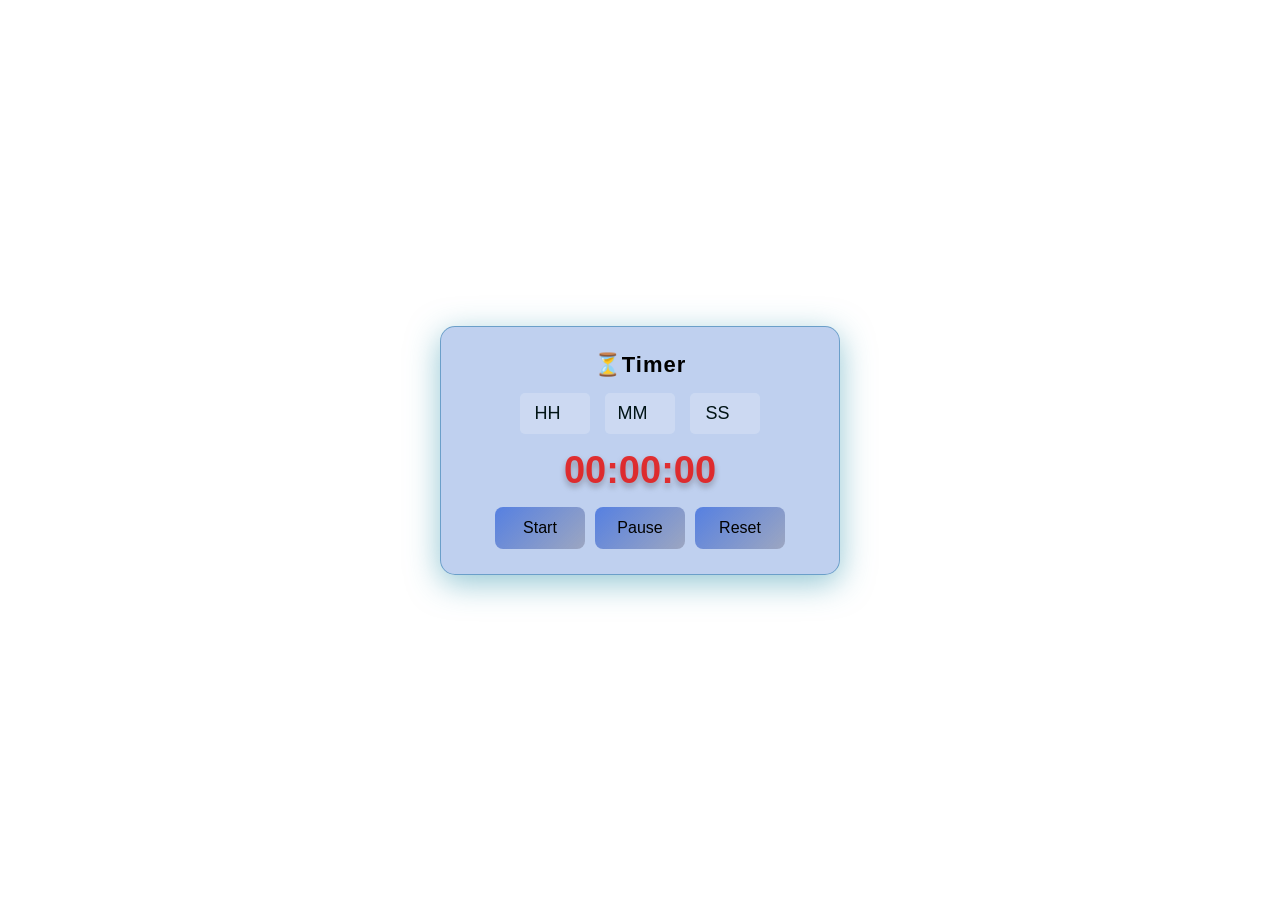
<file: timer.html>
<!DOCTYPE html>
<html lang="en">
<head>
    <meta charset="UTF-8">
    <meta name="viewport" content="width=device-width, initial-scale=1.0">
    <title>Professional Timer</title>
    <style>
        * {
            margin: 0;
            padding: 0;
            box-sizing: border-box;
            font-family: 'Arial', sans-serif;
        }

        body {
            display: flex;
            justify-content: center;
            align-items: center;
            height: 100vh;
            background: url('https://i.pinimg.com/1200x/d7/a4/69/d7a469df37feb8b26381c8eac9c5231d.jpg') no-repeat center center; 
            background-size: cover;
            color: black;
            text-align: center;
            padding: 20px;
        }

        .container {
            background: rgba(130, 164, 223, 0.51);
            padding: 25px;
            border-radius: 15px;
            box-shadow: 0 8px 32px rgba(42, 144, 170, 0.512);
            backdrop-filter: blur(10px);
            width: 50%;
            max-width: 400px;
            border: 1px solid rgba(56, 130, 179, 0.623);
        }

        h1 {
            margin-bottom: 15px;
            font-size: 22px;
            font-weight: 600;
            letter-spacing: 1px;
        }

        .time-inputs {
            display: flex;
            justify-content: center;
            gap: 15px;
            margin-bottom: 15px;
        }

        input {
            width: 70px;
            padding: 10px;
            font-size: 18px;
            text-align: center;
            border: none;
            border-radius: 5px;
            background: rgba(255, 255, 255, 0.2);
            color: white;
            outline: none;
        }

        input::placeholder {
            color: rgb(1, 20, 22);
        }

        .controls {
            margin-top: 15px;
            display: flex;
            justify-content: center;
            gap: 10px;
            flex-wrap: wrap;
        }

        button {
            background: linear-gradient(135deg, #5680e1, #5e5b6e5b);
            border: none;
            padding: 12px 15px;
            font-size: 16px;
            color: rgb(2, 2, 0);
            cursor: pointer;
            border-radius: 8px;
            min-width: 90px;
            transition: all 0.3s ease-in-out;
        }

        button:hover {
            transform: scale(1.05);
            box-shadow: 0 4px 10px rgba(49, 111, 197, 0.91);
        }

        .timer-display {
            font-size: 38px;
            font-weight: bold;
            margin-top: 10px;
            color: #e41f1fe8;
            text-shadow: 0px 4px 6px rgba(27, 7, 7, 0.3);
        }

        @media (max-width: 480px) {
            .time-inputs {
                flex-direction: column;
                align-items: center;
            }

            input {
                width: 80px;
            }

            .controls {
                flex-direction: column;
                align-items: center;
            }
        }
    </style>
</head>
<body>
    
    <div class="container">
        <h1>⏳Timer</h1>
        
        <!-- Time Inputs -->
        <div class="time-inputs">
            <input type="number" id="hours" placeholder="HH" min="0">
            <input type="number" id="minutes" placeholder="MM" min="0" max="59">
            <input type="number" id="seconds" placeholder="SS" min="0" max="59">
        </div>

        <!-- Timer Display -->
        <div class="timer-display" id="timer">00:00:00</div>

        <!-- Controls -->
        <div class="controls">
            <button onclick="startTimer()">Start</button>
            <button onclick="pauseTimer()">Pause</button>
            <button onclick="resetTimer()">Reset</button>
        </div>
    </div>

    <!-- Alert Sound (Pleasant Chime) -->
    <audio id="alarm-sound" src="https://www.fesliyanstudios.com/play-mp3/4389"></audio>

    <script>
        let timer;
        let totalSeconds = 0;
        let isRunning = false;

        function startTimer() {
            if (isRunning) return;
            // isRunning = true;

            if (totalSeconds === 0) {
               let h = parseInt(document.getElementById("hours").value) || 0;
               let m = parseInt(document.getElementById("minutes").value) || 0;
               let s = parseInt(document.getElementById("seconds").value) || 0;

               totalSeconds = h * 3600 + m * 60 + s;

                if (totalSeconds <= 0) {
                  alert("Please enter a valid time!");
                  isRunning = false;
                  return;
                }
            }

            // updateDisplay();
            isRunning = true;
            updateDisplay();
            timer = setInterval(() => {
                if (totalSeconds > 0) {
                    totalSeconds--;
                    updateDisplay();
                } else {
                    clearInterval(timer);
                    isRunning = false;

                    // 🔔 Play chime sound for 5 seconds
                    let alarmSound = document.getElementById("alarm-sound");
                    alarmSound.loop = true;
                    alarmSound.play();

                    setTimeout(() => {
                        alarmSound.loop = false;
                        alarmSound.pause();
                        alarmSound.currentTime = 0;
                    }, 5000); // Stop after 5 seconds

                    alert("⏰ Time is up!");
                }
            }, 1000);
        }

        function pauseTimer() {
            if (isRunning) {
                clearInterval(timer);
                isRunning = false;
            }
        }

        function resetTimer() {
            clearInterval(timer);
            isRunning = false;
            totalSeconds = 0;

            document.getElementById("hours").value = "";
            document.getElementById("minutes").value = "";
            document.getElementById("seconds").value = ""; 
           
            updateDisplay();
        }

        function updateDisplay() {
            let h = Math.floor(totalSeconds / 3600);
            let m = Math.floor((totalSeconds % 3600) / 60);
            let s = totalSeconds % 60;
            document.getElementById("timer").innerText =
                `${String(h).padStart(2, "0")}:${String(m).padStart(2, "0")}:${String(s).padStart(2, "0")}`;
        }
    </script>
</body>
</html>
</file>
